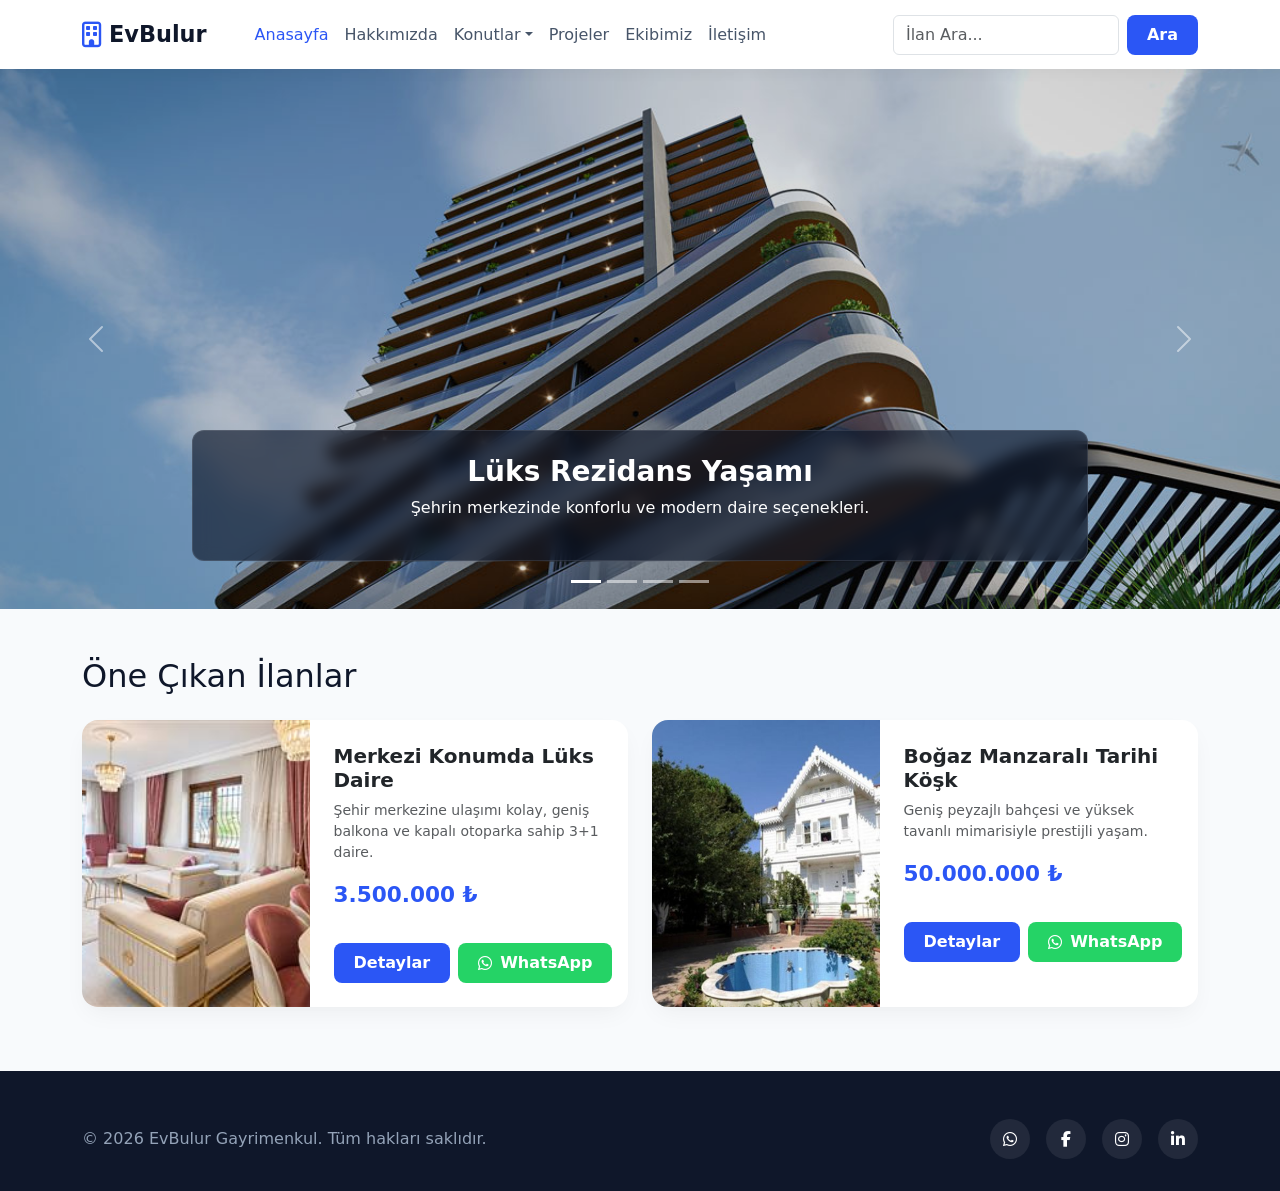
<file: index.html>
<!DOCTYPE html>
<html lang="tr">
<head>
    <meta charset="UTF-8">
    <meta name="viewport" content="width=device-width, initial-scale=1.0">
    <title>EvBulur - Hayalinizdeki Evi Bulun</title>
    <link href="https://cdn.jsdelivr.net/npm/bootstrap@5.0.2/dist/css/bootstrap.min.css" rel="stylesheet" integrity="sha384-EVSTQN3/azprG1Anm3QDgpJLIm9Nao0Yz1ztcQTwFspd3yD65VohhpuuCOmLASjC" crossorigin="anonymous">
    <link rel="stylesheet" href="https://cdnjs.cloudflare.com/ajax/libs/font-awesome/6.4.0/css/all.min.css">
    <link rel="stylesheet" href="/Css/style.css">
</head>
<body>

    <nav class="navbar navbar-expand-lg navbar-light bg-white sticky-top">
      <div class="container">
        <a class="navbar-brand" href="index.html">
          <i class="fa-regular fa-building"></i> EvBulur
        </a>
        <button class="navbar-toggler" type="button" data-bs-toggle="collapse" data-bs-target="#navbarSupportedContent" aria-controls="navbarSupportedContent" aria-expanded="false" aria-label="Toggle navigation">
          <span class="navbar-toggler-icon"></span>
        </button>
        <div class="collapse navbar-collapse" id="navbarSupportedContent">
          <ul class="navbar-nav me-auto mb-2 mb-lg-0 ms-lg-4">
            <li class="nav-item">
              <a class="nav-link active" href="index.html">Anasayfa</a>
            </li>
            <li class="nav-item">
              <a class="nav-link" href="about.html">Hakkımızda</a>
            </li>
            <li class="nav-item dropdown">
              <a class="nav-link dropdown-toggle" href="#" id="navbarDropdown" role="button" data-bs-toggle="dropdown" aria-expanded="false">Konutlar</a>
              <ul class="dropdown-menu border-0 shadow-sm" aria-labelledby="navbarDropdown">
                <li><a class="dropdown-item" href="residence.html">Rezidans</a></li>
                <li><a class="dropdown-item" href="villa.html">Villa</a></li>
                <li><hr class="dropdown-divider"></li>
                <li><a class="dropdown-item" href="apartment.html">Daire</a></li>
                <li><a class="dropdown-item" href="mansion.html">Köşk</a></li>
              </ul>
            </li>
            <li class="nav-item">
              <a class="nav-link" href="projects.html">Projeler</a>
            </li>
            <li class="nav-item">
              <a class="nav-link" href="team.html">Ekibimiz</a>
            </li>
            <li class="nav-item">
              <a class="nav-link" href="contact.html">İletişim</a>
            </li>
          </ul>
          <form class="d-flex">
            <input class="form-control me-2" type="search" placeholder="İlan Ara..." aria-label="Search">
            <button class="btn btn-primary-custom" type="submit">Ara</button>
          </form>
        </div>
      </div>
    </nav>

    <div id="heroCarousel" class="carousel slide" data-bs-ride="carousel">
      <div class="carousel-indicators">
        <button type="button" data-bs-target="#heroCarousel" data-bs-slide-to="0" class="active" aria-current="true" aria-label="Slide 1"></button>
        <button type="button" data-bs-target="#heroCarousel" data-bs-slide-to="1" aria-label="Slide 2"></button>
        <button type="button" data-bs-target="#heroCarousel" data-bs-slide-to="2" aria-label="Slide 3"></button>
        <button type="button" data-bs-target="#heroCarousel" data-bs-slide-to="3" aria-label="Slide 4"></button>
      </div>
      <div class="carousel-inner">
        <div class="carousel-item active">
          <img src="/img/rezidans-daire-nedir.jpg" class="d-block w-100" alt="Rezidans Daire">
          <div class="carousel-caption d-none d-md-block">
            <h5>Lüks Rezidans Yaşamı</h5>
            <p>Şehrin merkezinde konforlu ve modern daire seçenekleri.</p>
          </div>
        </div>
        <div class="carousel-item">
          <img src="/img/studyo-daire-ne-demektir-5.jpg" class="d-block w-100" alt="Stüdyo Daire">
          <div class="carousel-caption d-none d-md-block">
            <h5>Stüdyo Daireler</h5>
            <p>Yatırıma uygun ve minimalist yaşam alanları.</p>
          </div>
        </div>
        <div class="carousel-item">
          <img src="/img/villa-agnus-33_678.jpg" class="d-block w-100" alt="Müstakil Villa">
          <div class="carousel-caption d-none d-md-block">
            <h5>Müstakil Villalar</h5>
            <p>Doğa ile iç içe, özel havuzlu ve geniş bahçeli villalar.</p>
          </div>
        </div>
        <div class="carousel-item">
          <img src="/img/94A72916-6F3A-49EF-B03D-E53A832D74A1.jpeg" class="d-block w-100" alt="Tarihi Köşk">
          <div class="carousel-caption d-none d-md-block">
            <h5>Tarihi Köşkler</h5>
            <p>Eşsiz mimarisi ve prestijli konumu ile büyüleyici konutlar.</p>
          </div>
        </div>
      </div>
      <button class="carousel-control-prev" type="button" data-bs-target="#heroCarousel" data-bs-slide="prev">
        <span class="carousel-control-prev-icon" aria-hidden="true"></span>
        <span class="visually-hidden">Önceki</span>
      </button>
      <button class="carousel-control-next" type="button" data-bs-target="#heroCarousel" data-bs-slide="next">
        <span class="carousel-control-next-icon" aria-hidden="true"></span>
        <span class="visually-hidden">Sonraki</span>
      </button>
    </div>

    <main class="container my-5">
      <h2 class="mb-4 font-weight-bold">Öne Çıkan İlanlar</h2>
      
      <div class="row g-4">
        <div class="col-lg-6">
          <div class="card property-card h-100">
            <div class="row g-0 h-100">
              <div class="col-md-5">
                <img src="/img/Daire/daire5.jpeg" class="img-fluid rounded-start w-100" alt="Modern Daire">
              </div>
              <div class="col-md-7">
                <div class="card-body">
                  <div>
                    <h5 class="card-title fw-bold mb-2">Merkezi Konumda Lüks Daire</h5>
                    <p class="card-text text-muted small mb-3">Şehir merkezine ulaşımı kolay, geniş balkona ve kapalı otoparka sahip 3+1 daire.</p>
                    <span class="price-tag">3.500.000 ₺</span>
                  </div>
                  <div class="d-flex gap-2 mt-3">
                    <a href="#" class="btn btn-primary-custom flex-fill text-center">Detaylar</a>
                    <a href="https://wa.me/905000000000" target="_blank" class="btn btn-whatsapp flex-fill text-center">
                      <i class="fa-brands fa-whatsapp"></i> WhatsApp
                    </a>
                  </div>
                </div>
              </div>
            </div>
          </div>
        </div>

        <div class="col-lg-6">
          <div class="card property-card h-100">
            <div class="row g-0 h-100">
              <div class="col-md-5">
                <img src="/img/Köşk/kosk7.jpg" class="img-fluid rounded-start w-100" alt="Tarihi Köşk">
              </div>
              <div class="col-md-7">
                <div class="card-body">
                  <div>
                    <h5 class="card-title fw-bold mb-2">Boğaz Manzaralı Tarihi Köşk</h5>
                    <p class="card-text text-muted small mb-3">Geniş peyzajlı bahçesi ve yüksek tavanlı mimarisiyle prestijli yaşam.</p>
                    <span class="price-tag">50.000.000 ₺</span>
                  </div>
                  <div class="d-flex gap-2 mt-3">
                    <a href="#" class="btn btn-primary-custom flex-fill text-center">Detaylar</a>
                    <a href="https://wa.me/905000000000" target="_blank" class="btn btn-whatsapp flex-fill text-center">
                      <i class="fa-brands fa-whatsapp"></i> WhatsApp
                    </a>
                  </div>
                </div>
              </div>
            </div>
          </div>
        </div>
      </div>
    </main>

    <footer class="site-footer">
      <div class="container">
        <div class="row align-items-center gy-3">
          <div class="col-md-6 text-center text-md-start">
            <p class="mb-0">&copy; 2026 EvBulur Gayrimenkul. Tüm hakları saklıdır.</p>
          </div>
          <div class="col-md-6 d-flex justify-content-center justify-content-md-end">
            <div class="social-links">
              <a href="https://wa.me/905000000000" target="_blank" class="social-btn" aria-label="WhatsApp">
                <i class="fa-brands fa-whatsapp"></i>
              </a>
              <a href="#" class="social-btn" aria-label="Facebook">
                <i class="fa-brands fa-facebook-f"></i>
              </a>
              <a href="#" class="social-btn" aria-label="Instagram">
                <i class="fa-brands fa-instagram"></i>
              </a>
              <a href="#" class="social-btn" aria-label="LinkedIn">
                <i class="fa-brands fa-linkedin-in"></i>
              </a>
            </div>
          </div>
        </div>
      </div>
    </footer>

    <script src="script.js"></script>
    <script src="https://cdn.jsdelivr.net/npm/bootstrap@5.0.2/dist/js/bootstrap.bundle.min.js" integrity="sha384-MrcW6ZMFYlzcLA8Nl+NtUVF0sA7MsXsP1UyJoMp4YLEuNSfAP+JcXn/tWtIaxVXM" crossorigin="anonymous"></script>
</body>
</html>
</file>
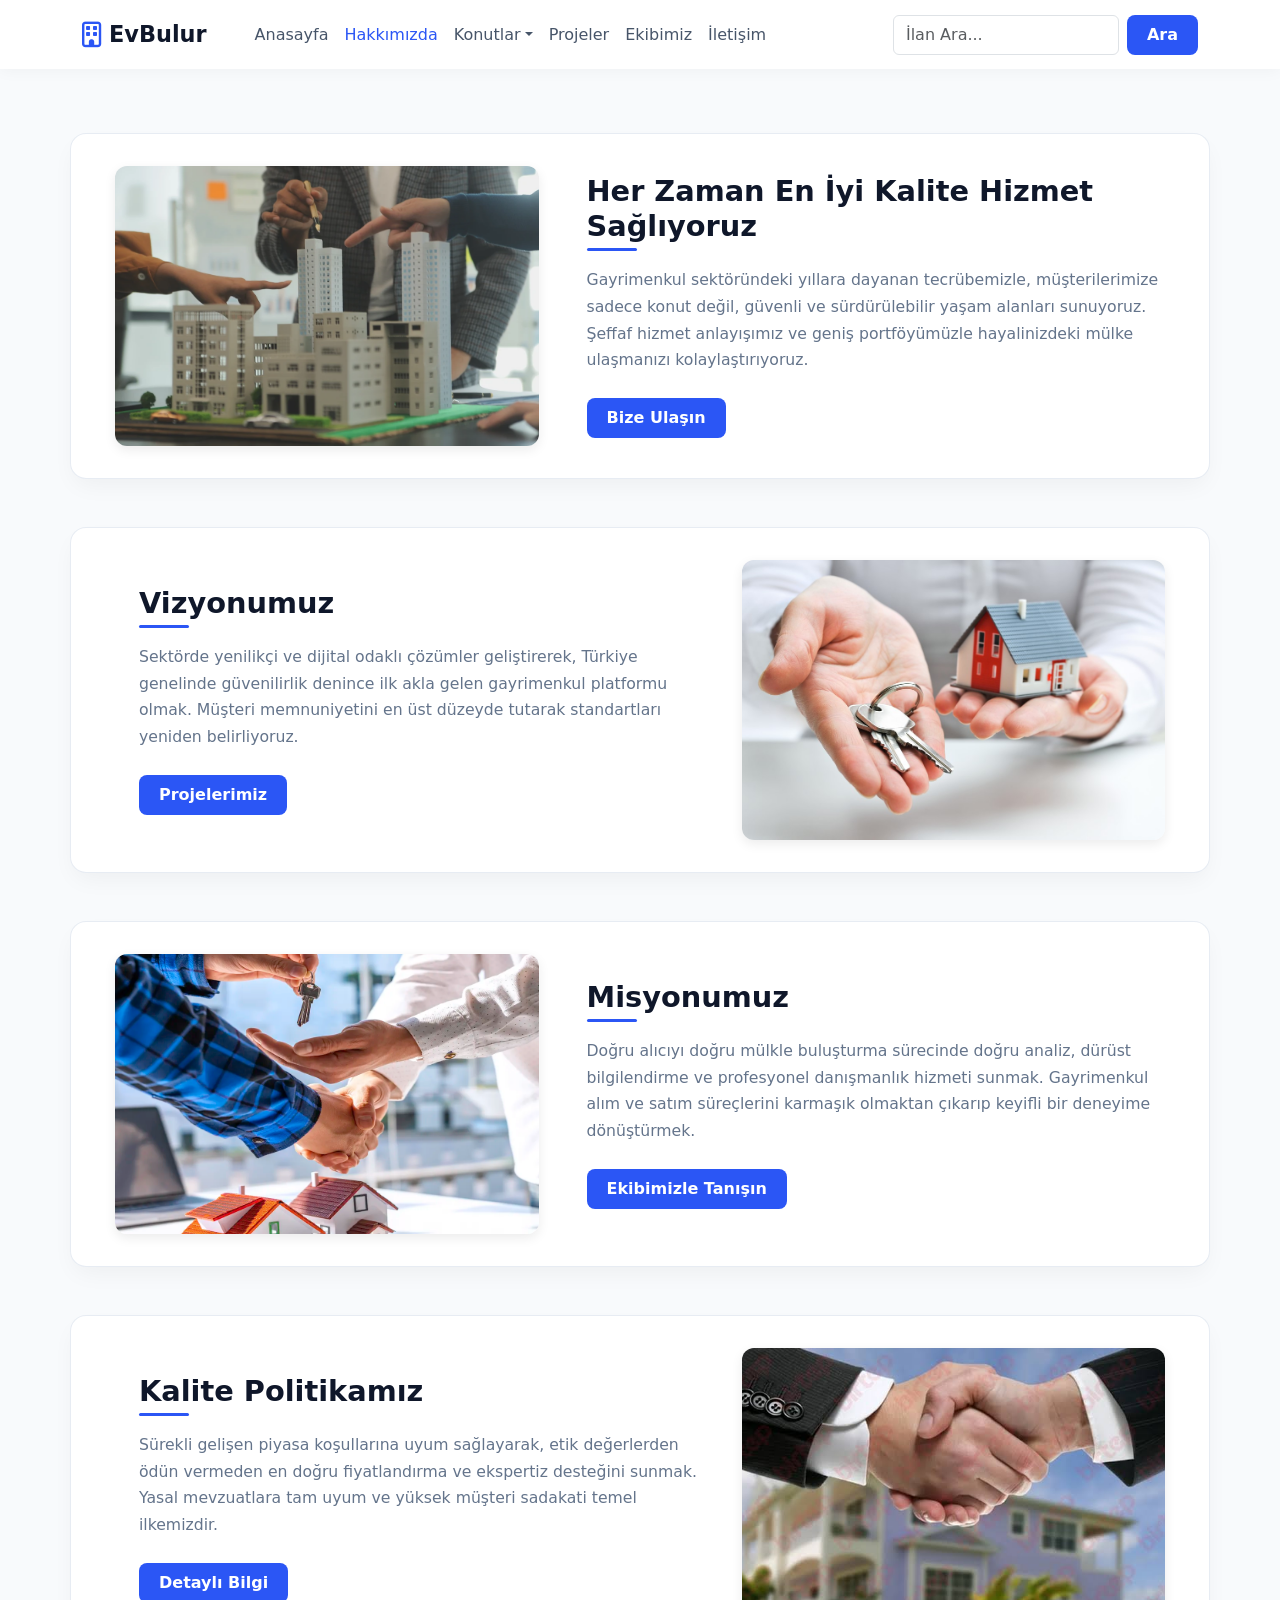
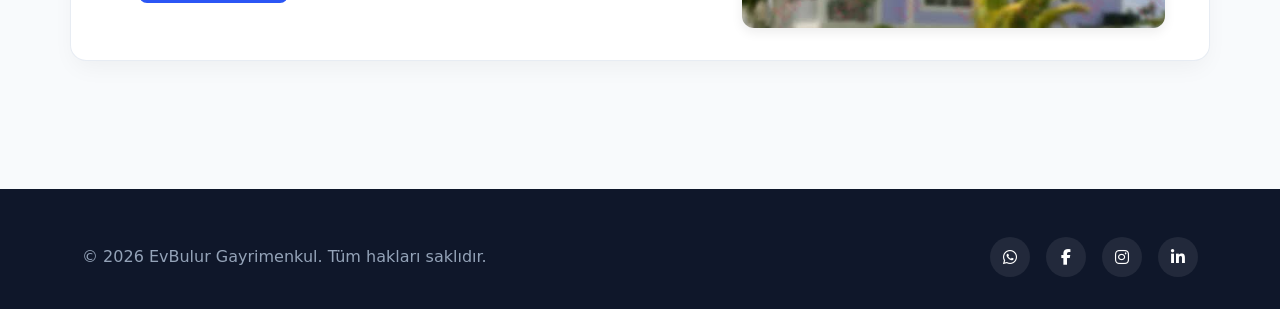
<file: about.html>
<!DOCTYPE html>
<html lang="tr">
<head>
    <meta charset="UTF-8">
    <meta name="viewport" content="width=device-width, initial-scale=1.0">
    <title>Hakkımızda - EvBulur</title>
    <link href="https://cdn.jsdelivr.net/npm/bootstrap@5.0.2/dist/css/bootstrap.min.css" rel="stylesheet" integrity="sha384-EVSTQN3/azprG1Anm3QDgpJLIm9Nao0Yz1ztcQTwFspd3yD65VohhpuuCOmLASjC" crossorigin="anonymous">
    <link rel="stylesheet" href="https://cdnjs.cloudflare.com/ajax/libs/font-awesome/6.4.0/css/all.min.css">
    <link rel="stylesheet" href="https://unpkg.com/aos@next/dist/aos.css" />
    <link rel="stylesheet" href="/Css/style.css">
</head>
<body>
    <nav class="navbar navbar-expand-lg navbar-light bg-white sticky-top">
      <div class="container">
        <a class="navbar-brand" href="index.html">
          <i class="fa-regular fa-building"></i> EvBulur
        </a>
        <button class="navbar-toggler" type="button" data-bs-toggle="collapse" data-bs-target="#navbarSupportedContent" aria-controls="navbarSupportedContent" aria-expanded="false" aria-label="Toggle navigation">
          <span class="navbar-toggler-icon"></span>
        </button>
        <div class="collapse navbar-collapse" id="navbarSupportedContent">
          <ul class="navbar-nav me-auto mb-2 mb-lg-0 ms-lg-4">
            <li class="nav-item">
              <a class="nav-link" href="index.html">Anasayfa</a>
            </li>
            <li class="nav-item">
              <a class="nav-link active" href="about.html">Hakkımızda</a>
            </li>
            <li class="nav-item dropdown">
              <a class="nav-link dropdown-toggle" href="#" id="navbarDropdown" role="button" data-bs-toggle="dropdown" aria-expanded="false">Konutlar</a>
              <ul class="dropdown-menu border-0 shadow-sm" aria-labelledby="navbarDropdown">
                <li><a class="dropdown-item" href="residence.html">Rezidans</a></li>
                <li><a class="dropdown-item" href="villa.html">Villa</a></li>
                <li><hr class="dropdown-divider"></li>
                <li><a class="dropdown-item" href="apartment.html">Daire</a></li>
                <li><a class="dropdown-item" href="mansion.html">Köşk</a></li>
              </ul>
            </li>
            <li class="nav-item">
              <a class="nav-link" href="projects.html">Projeler</a>
            </li>
            <li class="nav-item">
              <a class="nav-link" href="team.html">Ekibimiz</a>
            </li>
            <li class="nav-item">
              <a class="nav-link" href="contact.html">İletişim</a>
            </li>
          </ul>
          <form class="d-flex">
            <input class="form-control me-2" type="search" placeholder="İlan Ara..." aria-label="Search">
            <button class="btn btn-primary-custom" type="submit">Ara</button>
          </form>
        </div>
      </div>
    </nav>
    <section class="about-section">
      <div class="container">
        <div class="d-flex flex-column gap-5">

          <div class="row about-row align-items-center" data-aos="fade-up">
            <div class="col-lg-5 mb-4 mb-lg-0">
              <div class="about-img">
                <img src="./img/How-to-Choose-the-Best-Real-Estate-Development-Company-in-Turkey-for-Your-Next-Project.webp" alt="Kaliteli Hizmet" class="img-fluid" />
              </div>

            </div>
            <div class="col-lg-7">
              <div class="about-text ps-lg-4">
                <h2>Her Zaman En İyi Kalite Hizmet Sağlıyoruz</h2>
                <p>
                  Gayrimenkul sektöründeki yıllara dayanan tecrübemizle, müşterilerimize sadece konut değil, güvenli ve sürdürülebilir yaşam alanları sunuyoruz. Şeffaf hizmet anlayışımız ve geniş portföyümüzle hayalinizdeki mülke ulaşmanızı kolaylaştırıyoruz.
                </p>
                <a href="contact.html" class="btn btn-primary-custom">Bize Ulaşın</a>
              </div>
            </div>
          </div>

          <div class="row about-row align-items-center" data-aos="fade-up">
            <div class="col-lg-5 mb-4 mb-lg-0">
              <div class="about-img">
                <img src="./img/emlak1.jpg" alt="Vizyonumuz" class="img-fluid" />
              </div>
            </div>

            <div class="col-lg-7">
              <div class="about-text ps-lg-4">
                <h2>Vizyonumuz</h2>
                <p>
                  Sektörde yenilikçi ve dijital odaklı çözümler geliştirerek, Türkiye genelinde güvenilirlik denince ilk akla gelen gayrimenkul platformu olmak. Müşteri memnuniyetini en üst düzeyde tutarak standartları yeniden belirliyoruz.
                </p>
                <a href="projects.html" class="btn btn-primary-custom">Projelerimiz</a>
              </div>
            </div>
          </div>

          <div class="row about-row align-items-center" data-aos="fade-up">
            <div class="col-lg-5 mb-4 mb-lg-0">
              <div class="about-img">
                <img src="./img/emlak2.webp" alt="Misyonumuz" class="img-fluid" />
              </div>
            </div>
            <div class="col-lg-7">
              <div class="about-text ps-lg-4">
                <h2>Misyonumuz</h2>
                <p>
                  Doğru alıcıyı doğru mülkle buluşturma sürecinde doğru analiz, dürüst bilgilendirme ve profesyonel danışmanlık hizmeti sunmak. Gayrimenkul alım ve satım süreçlerini karmaşık olmaktan çıkarıp keyifli bir deneyime dönüştürmek.
                </p>
                <a href="team.html" class="btn btn-primary-custom">Ekibimizle Tanışın</a>
              </div>
            </div>
          </div>

          <div class="row about-row align-items-center" data-aos="fade-up">
            <div class="col-lg-5 mb-4 mb-lg-0">
              <div class="about-img">
                <img src="./img/emlak3.jpg" alt="Kalite Politikamız" class="img-fluid" />
              </div>
            </div>
            <div class="col-lg-7">
              <div class="about-text ps-lg-4">
                <h2>Kalite Politikamız</h2>
                <p>
                  Sürekli gelişen piyasa koşullarına uyum sağlayarak, etik değerlerden ödün vermeden en doğru fiyatlandırma ve ekspertiz desteğini sunmak. Yasal mevzuatlara tam uyum ve yüksek müşteri sadakati temel ilkemizdir.
                </p>
                <a href="contact.html" class="btn btn-primary-custom">Detaylı Bilgi</a>
              </div>
            </div>
          </div>

        </div>
      </div>
    </section>

    <footer class="site-footer">
      <div class="container">
        <div class="row align-items-center gy-3">
          <div class="col-md-6 text-center text-md-start">
            <p class="mb-0">&copy; 2026 EvBulur Gayrimenkul. Tüm hakları saklıdır.</p>
          </div>
          <div class="col-md-6 d-flex justify-content-center justify-content-md-end">
            <div class="social-links">
              <a href="https://wa.me/905000000000" target="_blank" class="social-btn" aria-label="WhatsApp">
                <i class="fa-brands fa-whatsapp"></i>
              </a>
              <a href="#" class="social-btn" aria-label="Facebook">
                <i class="fa-brands fa-facebook-f"></i>
              </a>
              <a href="#" class="social-btn" aria-label="Instagram">
                <i class="fa-brands fa-instagram"></i>
              </a>
              <a href="#" class="social-btn" aria-label="LinkedIn">
                <i class="fa-brands fa-linkedin-in"></i>
              </a>
            </div>
          </div>
        </div>
      </div>
    </footer>

    <script src="https://cdn.jsdelivr.net/npm/bootstrap@5.0.2/dist/js/bootstrap.bundle.min.js" integrity="sha384-MrcW6ZMFYlzcLA8Nl+NtUVF0sA7MsXsP1UyJoMp4YLEuNSfAP+JcXn/tWtIaxVXM" crossorigin="anonymous"></script>
    <script src="https://unpkg.com/aos@next/dist/aos.js"></script>
    <script>
      AOS.init({
        duration: 800,
        once: true
      });
    </script>
</body>
</html>
</file>
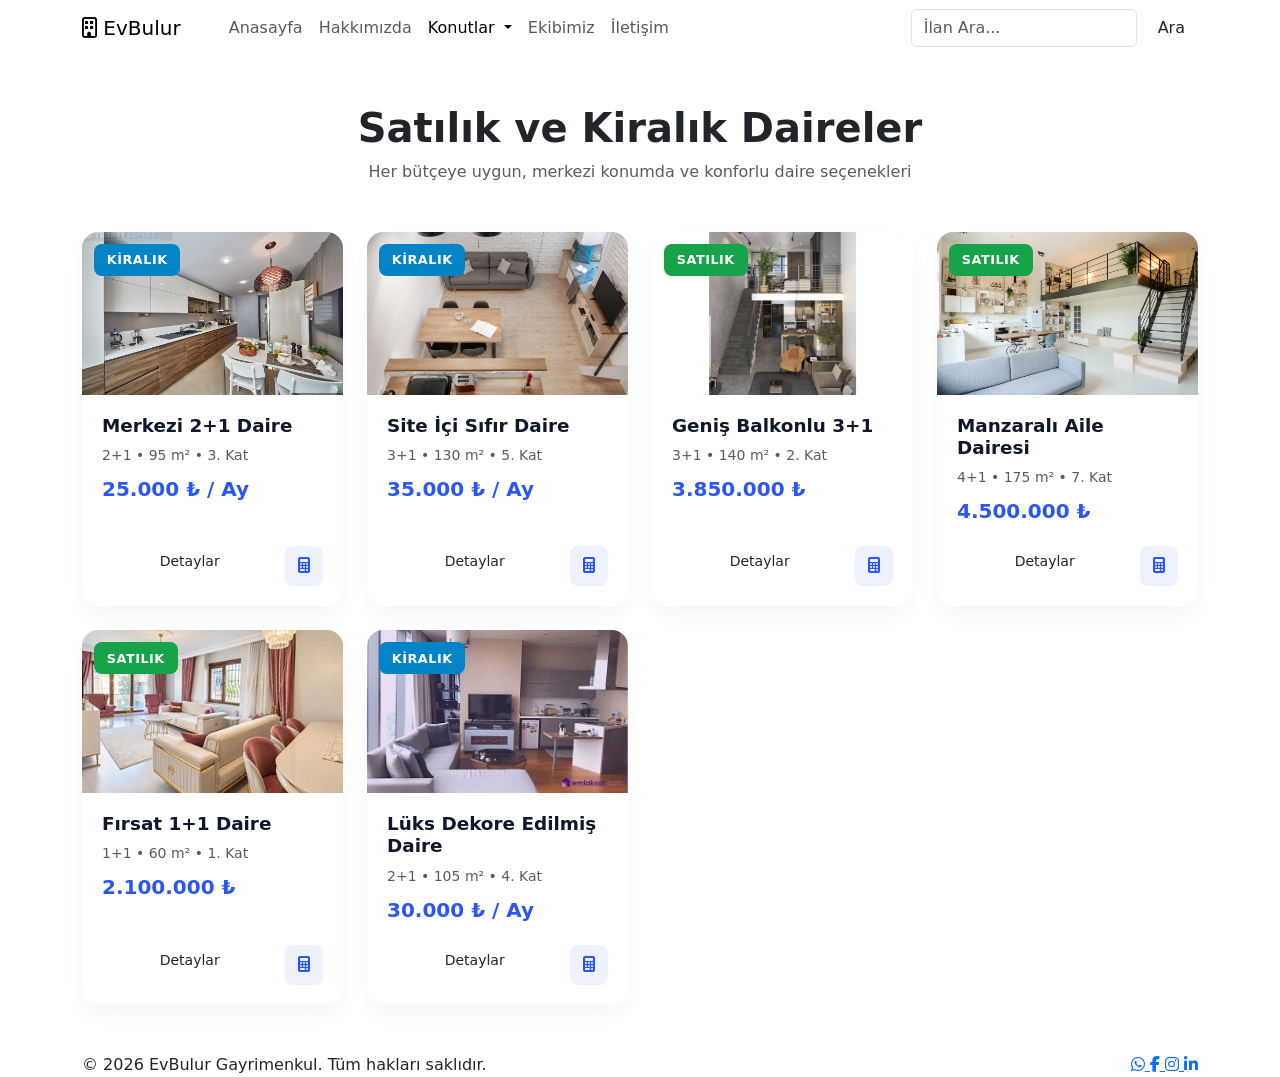
<file: apartment.html>
<!DOCTYPE html>
<html lang="tr">
<head>
    <meta charset="UTF-8">
    <meta name="viewport" content="width=device-width, initial-scale=1.0">
    <title>Daireler - EvBulur</title>
    <!-- Bootstrap 5 CSS -->
    <link href="https://cdn.jsdelivr.net/npm/bootstrap@5.0.2/dist/css/bootstrap.min.css" rel="stylesheet" integrity="sha384-EVSTQN3/azprG1Anm3QDgpJLIm9Nao0Yz1ztcQTwFspd3yD65VohhpuuCOmLASjC" crossorigin="anonymous">
    <!-- FontAwesome 6 CDN -->
    <link rel="stylesheet" href="https://cdnjs.cloudflare.com/ajax/libs/font-awesome/6.4.0/css/all.min.css">

    <link rel="stylesheet" href="Css/apartment.css">
</head>
<body>

    <nav class="navbar navbar-expand-lg navbar-light bg-white sticky-top">
      <div class="container">
        <a class="navbar-brand" href="index.html">
          <i class="fa-regular fa-building"></i> EvBulur
        </a>
        <button class="navbar-toggler" type="button" data-bs-toggle="collapse" data-bs-target="#navbarSupportedContent" aria-controls="navbarSupportedContent" aria-expanded="false" aria-label="Toggle navigation">
          <span class="navbar-toggler-icon"></span>
        </button>
        <div class="collapse navbar-collapse" id="navbarSupportedContent">
          <ul class="navbar-nav me-auto mb-2 mb-lg-0 ms-lg-4">
            <li class="nav-item">
              <a class="nav-link" href="index.html">Anasayfa</a>
            </li>
            <li class="nav-item">
              <a class="nav-link" href="about.html">Hakkımızda</a>
            </li>
            <li class="nav-item dropdown">
              <a class="nav-link dropdown-toggle active" href="#" id="navbarDropdown" role="button" data-bs-toggle="dropdown" aria-expanded="false">
                Konutlar
              </a>
              <ul class="dropdown-menu border-0 shadow-sm" aria-labelledby="navbarDropdown">
                <li><a class="dropdown-item" href="residence.html">Rezidans</a></li>
                <li><a class="dropdown-item" href="villa.html">Villa</a></li>
                <li><hr class="dropdown-divider"></li>
                <li><a class="dropdown-item active" href="apartment.html">Daire</a></li>
                <li><a class="dropdown-item" href="mansion.html">Köşk</a></li>
              </ul>
            </li>
            <li class="nav-item">
              <a class="nav-link" href="team.html">Ekibimiz</a>
            </li>
            <li class="nav-item">
              <a class="nav-link" href="contact.html">İletişim</a>
            </li>
          </ul>
          <form class="d-flex">
            <input class="form-control me-2" type="search" placeholder="İlan Ara..." aria-label="Search">
            <button class="btn btn-primary-custom" type="submit">Ara</button>
          </form>
        </div>
      </div>
    </nav>

    <main class="py-5">
      <div class="container">
        <div class="text-center mb-5">
          <h1 class="fw-bold">Satılık ve Kiralık Daireler</h1>
          <p class="text-muted">Her bütçeye uygun, merkezi konumda ve konforlu daire seçenekleri</p>
        </div>

        <div class="row g-4">
    
          <div class="col-xl-3 col-lg-4 col-md-6">
            <div class="card listing-card">
              <div class="listing-img-wrapper">
                <span class="badge-status badge-rent">Kiralık</span>
                <img src="/img/Daire/daire1.jpg" alt="Daire 1" class="gallery-thumb" data-full="/img/Daire/daire1.jpg">
              </div>
              <div class="listing-body">
                <div>
                  <h3 class="listing-title">Merkezi 2+1 Daire</h3>
                  <p class="text-muted small mb-2">2+1 • 95 m² • 3. Kat</p>
                  <span class="listing-price">25.000 ₺ / Ay</span>
                </div>
                <div class="d-flex gap-2 mt-2">
                  <a href="#" class="btn btn-primary-custom flex-fill text-center btn-sm">Detaylar</a>
                  <button class="calc-btn-sm open-calc-modal" data-price="25000" title="Kredi Hesapla"><i class="fa-solid fa-calculator"></i></button>
                </div>
              </div>
            </div>
          </div>

          <div class="col-xl-3 col-lg-4 col-md-6">
            <div class="card listing-card">
              <div class="listing-img-wrapper">
                <span class="badge-status badge-rent">Kiralık</span>
                <img src="/img/Daire/daire2.jpg" alt="Daire 2" class="gallery-thumb" data-full="/img/Daire/daire2.jpg">
              </div>
              <div class="listing-body">
                <div>
                  <h3 class="listing-title">Site İçi Sıfır Daire</h3>
                  <p class="text-muted small mb-2">3+1 • 130 m² • 5. Kat</p>
                  <span class="listing-price">35.000 ₺ / Ay</span>
                </div>
                <div class="d-flex gap-2 mt-2">
                  <a href="#" class="btn btn-primary-custom flex-fill text-center btn-sm">Detaylar</a>
                  <button class="calc-btn-sm open-calc-modal" data-price="35000" title="Kredi Hesapla"><i class="fa-solid fa-calculator"></i></button>
                </div>
              </div>
            </div>
          </div>

          <div class="col-xl-3 col-lg-4 col-md-6">
            <div class="card listing-card">
              <div class="listing-img-wrapper">
                <span class="badge-status badge-sale">Satılık</span>
                <img src="/img/Daire/daire3.jpg" alt="Daire 3" class="gallery-thumb" data-full="/img/Daire/daire3.jpg">
              </div>
              <div class="listing-body">
                <div>
                  <h3 class="listing-title">Geniş Balkonlu 3+1</h3>
                  <p class="text-muted small mb-2">3+1 • 140 m² • 2. Kat</p>
                  <span class="listing-price">3.850.000 ₺</span>
                </div>
                <div class="d-flex gap-2 mt-2">
                  <a href="#" class="btn btn-primary-custom flex-fill text-center btn-sm">Detaylar</a>
                  <button class="calc-btn-sm open-calc-modal" data-price="3850000" title="Kredi Hesapla"><i class="fa-solid fa-calculator"></i></button>
                </div>
              </div>
            </div>
          </div>

          <div class="col-xl-3 col-lg-4 col-md-6">
            <div class="card listing-card">
              <div class="listing-img-wrapper">
                <span class="badge-status badge-sale">Satılık</span>
                <img src="/img/Daire/daire3.webp" alt="Daire 4" class="gallery-thumb" data-full="/img/Daire/daire3.webp">
              </div>
              <div class="listing-body">
                <div>
                  <h3 class="listing-title">Manzaralı Aile Dairesi</h3>
                  <p class="text-muted small mb-2">4+1 • 175 m² • 7. Kat</p>
                  <span class="listing-price">4.500.000 ₺</span>
                </div>
                <div class="d-flex gap-2 mt-2">
                  <a href="#" class="btn btn-primary-custom flex-fill text-center btn-sm">Detaylar</a>
                  <button class="calc-btn-sm open-calc-modal" data-price="4500000" title="Kredi Hesapla"><i class="fa-solid fa-calculator"></i></button>
                </div>
              </div>
            </div>
          </div>

          <div class="col-xl-3 col-lg-4 col-md-6">
            <div class="card listing-card">
              <div class="listing-img-wrapper">
                <span class="badge-status badge-sale">Satılık</span>
                <img src="/img/Daire/daire5.jpeg" alt="Daire 5" class="gallery-thumb" data-full="/img/Daire/daire5.jpeg">
              </div>
              <div class="listing-body">
                <div>
                  <h3 class="listing-title">Fırsat 1+1 Daire</h3>
                  <p class="text-muted small mb-2">1+1 • 60 m² • 1. Kat</p>
                  <span class="listing-price">2.100.000 ₺</span>
                </div>
                <div class="d-flex gap-2 mt-2">
                  <a href="#" class="btn btn-primary-custom flex-fill text-center btn-sm">Detaylar</a>
                  <button class="calc-btn-sm open-calc-modal" data-price="2100000" title="Kredi Hesapla"><i class="fa-solid fa-calculator"></i></button>
                </div>
              </div>
            </div>
          </div>

          <div class="col-xl-3 col-lg-4 col-md-6">
            <div class="card listing-card">
              <div class="listing-img-wrapper">
                <span class="badge-status badge-rent">Kiralık</span>
                <img src="/img/Daire/daire6.jpg" alt="Daire 6" class="gallery-thumb" data-full="/img/Daire/daire6.jpg">
              </div>
              <div class="listing-body">
                <div>
                  <h3 class="listing-title">Lüks Dekore Edilmiş Daire</h3>
                  <p class="text-muted small mb-2">2+1 • 105 m² • 4. Kat</p>
                  <span class="listing-price">30.000 ₺ / Ay</span>
                </div>
                <div class="d-flex gap-2 mt-2">
                  <a href="#" class="btn btn-primary-custom flex-fill text-center btn-sm">Detaylar</a>
                  <button class="calc-btn-sm open-calc-modal" data-price="30000" title="Kredi Hesapla"><i class="fa-solid fa-calculator"></i></button>
                </div>
              </div>
            </div>
          </div>

        </div>
      </div>
    </main>

    <footer class="site-footer">
      <div class="container">
        <div class="row align-items-center gy-3">
          <div class="col-md-6 text-center text-md-start">
            <p class="mb-0">&copy; 2026 EvBulur Gayrimenkul. Tüm hakları saklıdır.</p>
          </div>
          <div class="col-md-6 d-flex justify-content-center justify-content-md-end">
            <div class="social-links">
              <a href="https://wa.me/905000000000" target="_blank" class="social-btn" aria-label="WhatsApp">
                <i class="fa-brands fa-whatsapp"></i>
              </a>
              <a href="#" class="social-btn" aria-label="Facebook">
                <i class="fa-brands fa-facebook-f"></i>
              </a>
              <a href="#" class="social-btn" aria-label="Instagram">
                <i class="fa-brands fa-instagram"></i>
              </a>
              <a href="#" class="social-btn" aria-label="LinkedIn">
                <i class="fa-brands fa-linkedin-in"></i>
              </a>
            </div>
          </div>
        </div>
      </div>
    </footer>

    <script src="https://cdn.jsdelivr.net/npm/bootstrap@5.0.2/dist/js/bootstrap.bundle.min.js" integrity="sha384-MrcW6ZMFYlzcLA8Nl+NtUVF0sA7MsXsP1UyJoMp4YLEuNSfAP+JcXn/tWtIaxVXM" crossorigin="anonymous"></script>
    <script src="script.js"></script>
</body>
</html>
</file>
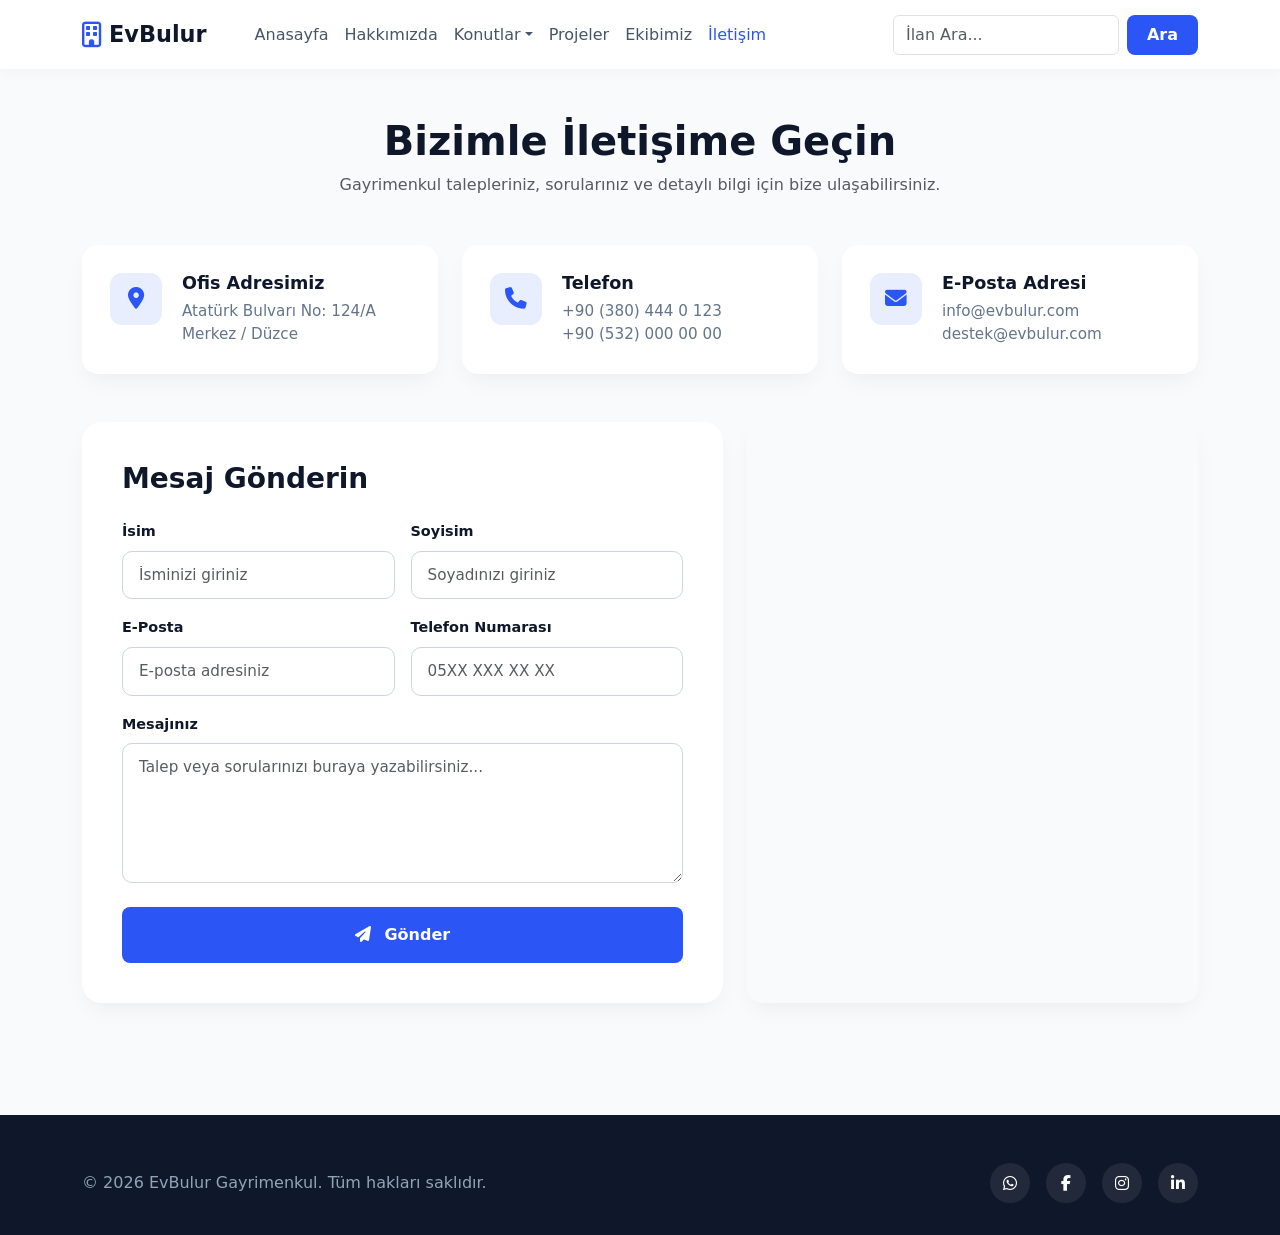
<file: contact.html>
<!DOCTYPE html>
<html lang="tr">
<head>
    <meta charset="UTF-8">
    <meta name="viewport" content="width=device-width, initial-scale=1.0">
    <title>İletişim - EvBulur</title>
    <link href="https://cdn.jsdelivr.net/npm/bootstrap@5.0.2/dist/css/bootstrap.min.css" rel="stylesheet" integrity="sha384-EVSTQN3/azprG1Anm3QDgpJLIm9Nao0Yz1ztcQTwFspd3yD65VohhpuuCOmLASjC" crossorigin="anonymous">
    <link rel="stylesheet" href="https://cdnjs.cloudflare.com/ajax/libs/font-awesome/6.4.0/css/all.min.css">
    <link rel="stylesheet" href="/Css/style.css">
</head>
<body>

    <nav class="navbar navbar-expand-lg navbar-light bg-white sticky-top">
      <div class="container">
        <a class="navbar-brand" href="index.html">
          <i class="fa-regular fa-building"></i> EvBulur
        </a>
        <button class="navbar-toggler" type="button" data-bs-toggle="collapse" data-bs-target="#navbarSupportedContent" aria-controls="navbarSupportedContent" aria-expanded="false" aria-label="Toggle navigation">
          <span class="navbar-toggler-icon"></span>
        </button>
        <div class="collapse navbar-collapse" id="navbarSupportedContent">
          <ul class="navbar-nav me-auto mb-2 mb-lg-0 ms-lg-4">
            <li class="nav-item">
              <a class="nav-link" href="index.html">Anasayfa</a>
            </li>
            <li class="nav-item">
              <a class="nav-link" href="about.html">Hakkımızda</a>
            </li>
            <li class="nav-item dropdown">
              <a class="nav-link dropdown-toggle" href="#" id="navbarDropdown" role="button" data-bs-toggle="dropdown" aria-expanded="false">Konutlar</a>
              <ul class="dropdown-menu border-0 shadow-sm" aria-labelledby="navbarDropdown">
                <li><a class="dropdown-item" href="residence.html">Rezidans</a></li>
                <li><a class="dropdown-item" href="villa.html">Villa</a></li>
                <li><hr class="dropdown-divider"></li>
                <li><a class="dropdown-item" href="apartment.html">Daire</a></li>
                <li><a class="dropdown-item" href="mansion.html">Köşk</a></li>
              </ul>
            </li>
            <li class="nav-item">
              <a class="nav-link" href="projects.html">Projeler</a>
            </li>
            <li class="nav-item">
              <a class="nav-link" href="team.html">Ekibimiz</a>
            </li>
            <li class="nav-item">
              <a class="nav-link active" href="contact.html">İletişim</a>
            </li>
          </ul>
          <form class="d-flex">
            <input class="form-control me-2" type="search" placeholder="İlan Ara..." aria-label="Search">
            <button class="btn btn-primary-custom" type="submit">Ara</button>
          </form>
        </div>
      </div>
    </nav>

    <main class="py-5">
      <div class="container">
        <div class="text-center mb-5">
          <h1 class="fw-bold">Bizimle İletişime Geçin</h1>
          <p class="text-muted">Gayrimenkul talepleriniz, sorularınız ve detaylı bilgi için bize ulaşabilirsiniz.</p>
        </div>

        <div class="row g-4 mb-5">
          <div class="col-md-4">
            <div class="contact-info-card">
              <div class="contact-icon-box">
                <i class="fa-solid fa-location-dot"></i>
              </div>
              <div class="contact-info-content">
                <h5>Ofis Adresimiz</h5>
                <p>Atatürk Bulvarı No: 124/A<br>Merkez / Düzce</p>
              </div>
            </div>
          </div>
          <div class="col-md-4">
            <div class="contact-info-card">
              <div class="contact-icon-box">
                <i class="fa-solid fa-phone"></i>
              </div>
              <div class="contact-info-content">
                <h5>Telefon</h5>
                <p>+90 (380) 444 0 123<br>+90 (532) 000 00 00</p>
              </div>
            </div>
          </div>
          <div class="col-md-4">
            <div class="contact-info-card">
              <div class="contact-icon-box">
                <i class="fa-solid fa-envelope"></i>
              </div>
              <div class="contact-info-content">
                <h5>E-Posta Adresi</h5>
                <p>info@evbulur.com<br>destek@evbulur.com</p>
              </div>
            </div>
          </div>
        </div>

        <div class="row g-4">
          <div class="col-lg-7">
            <div class="contact-form-wrapper">
              <h3 class="fw-bold mb-4">Mesaj Gönderin</h3>
              <form action="#" method="POST">
                <div class="row g-3">
                  <div class="col-md-6">
                    <label for="firstName" class="form-label">İsim</label>
                    <input type="text" class="form-control" id="firstName" placeholder="İsminizi giriniz" required>
                  </div>
                  <div class="col-md-6">
                    <label for="lastName" class="form-label">Soyisim</label>
                    <input type="text" class="form-control" id="lastName" placeholder="Soyadınızı giriniz" required>
                  </div>
                  <div class="col-md-6">
                    <label for="email" class="form-label">E-Posta</label>
                    <input type="email" class="form-control" id="email" placeholder="E-posta adresiniz" required>
                  </div>
                  <div class="col-md-6">
                    <label for="phone" class="form-label">Telefon Numarası</label>
                    <input type="tel" class="form-control" id="phone" placeholder="05XX XXX XX XX" required>
                  </div>
                  <div class="col-12">
                    <label for="message" class="form-label">Mesajınız</label>
                    <textarea class="form-control" id="message" rows="5" placeholder="Talep veya sorularınızı buraya yazabilirsiniz..." required></textarea>
                  </div>
                  <div class="col-12 mt-4">
                    <button type="submit" class="btn btn-primary-custom w-100 py-3 fs-6">
                      <i class="fa-solid fa-paper-plane me-2"></i> Gönder
                    </button>
                  </div>
                </div>
              </form>
            </div>
          </div>

          <div class="col-lg-5">
            <div class="map-container">
              <iframe 
                src="https://www.google.com/maps/embed?pb=!1m18!1m12!1m3!1d195884.30043024124!2d32.62268087968504!3d39.903555698305016!2m3!1f0!2f0!3f0!3m2!1i1024!2i768!4f13.1!3m3!1m2!1s0x14d347d520732db1%3A0xbdc57b0c0842b8d!2sAnkara!5e0!3m2!1str!2str!4v1680000000000!5m2!1str!2str" 
                allowfullscreen="" 
                loading="lazy" 
                referrerpolicy="no-referrer-when-downgrade">
              </iframe>
            </div>
          </div>
        </div>

      </div>
    </main>

    <footer class="site-footer">
      <div class="container">
        <div class="row align-items-center gy-3">
          <div class="col-md-6 text-center text-md-start">
            <p class="mb-0">&copy; 2026 EvBulur Gayrimenkul. Tüm hakları saklıdır.</p>
          </div>
          <div class="col-md-6 d-flex justify-content-center justify-content-md-end">
            <div class="social-links">
              <a href="https://wa.me/905000000000" target="_blank" class="social-btn" aria-label="WhatsApp">
                <i class="fa-brands fa-whatsapp"></i>
              </a>
              <a href="#" class="social-btn" aria-label="Facebook">
                <i class="fa-brands fa-facebook-f"></i>
              </a>
              <a href="#" class="social-btn" aria-label="Instagram">
                <i class="fa-brands fa-instagram"></i>
              </a>
              <a href="#" class="social-btn" aria-label="LinkedIn">
                <i class="fa-brands fa-linkedin-in"></i>
              </a>
            </div>
          </div>
        </div>
      </div>
    </footer>

    <script src="https://cdn.jsdelivr.net/npm/bootstrap@5.0.2/dist/js/bootstrap.bundle.min.js" integrity="sha384-MrcW6ZMFYlzcLA8Nl+NtUVF0sA7MsXsP1UyJoMp4YLEuNSfAP+JcXn/tWtIaxVXM" crossorigin="anonymous"></script>
</body>
</html>
</file>
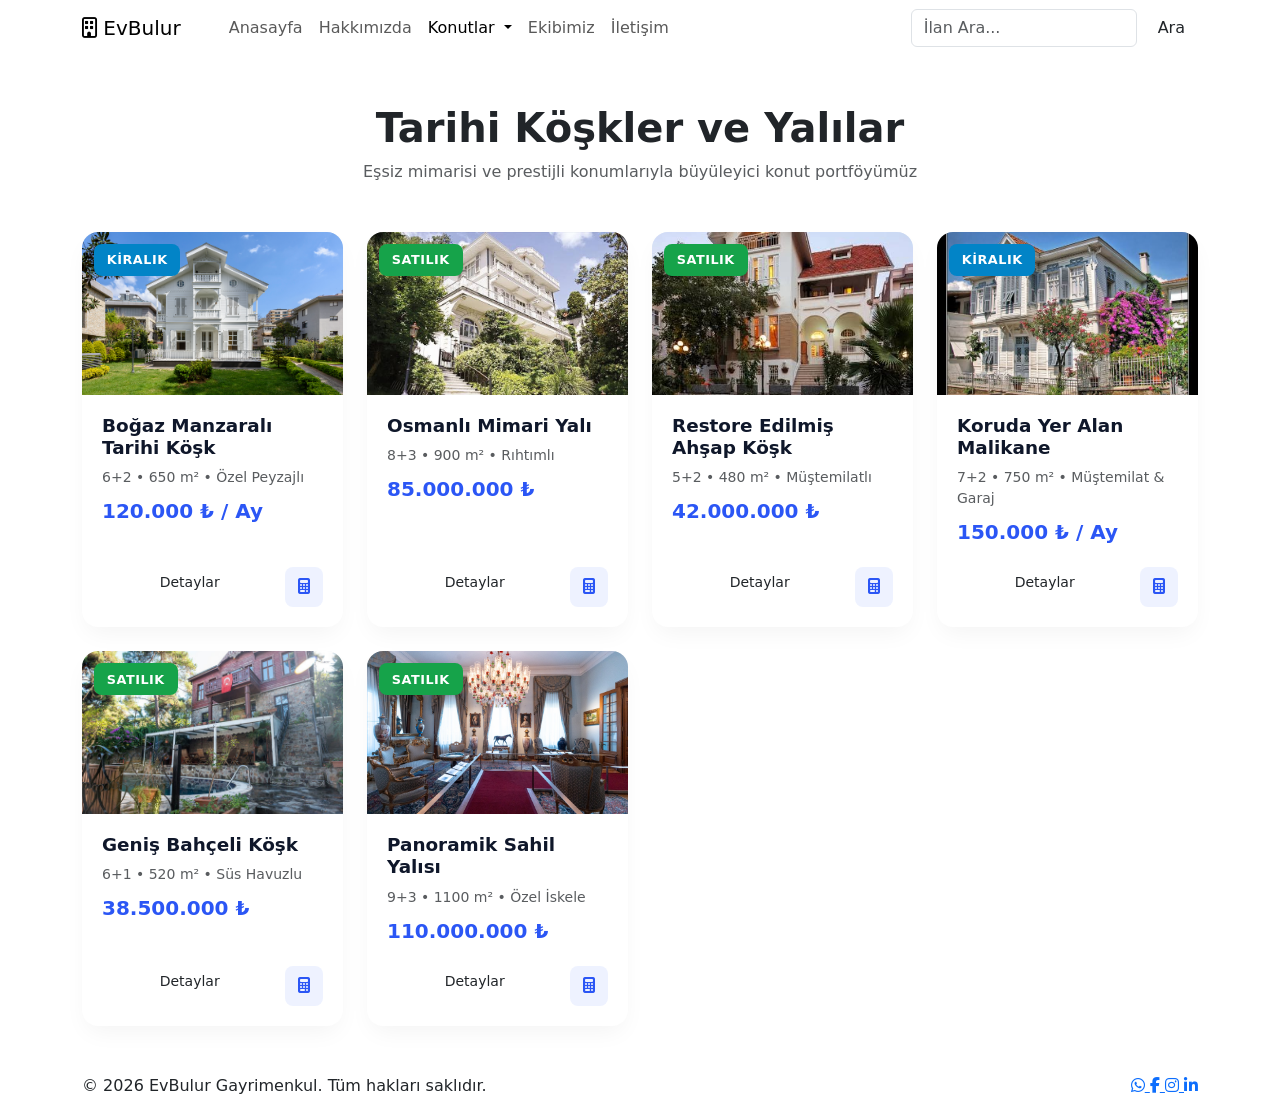
<file: mansion.html>
<!DOCTYPE html>
<html lang="tr">
<head>
    <meta charset="UTF-8">
    <meta name="viewport" content="width=device-width, initial-scale=1.0">
    <title>Tarihi Köşkler & Yalılar - EvBulur</title>
    <link href="https://cdn.jsdelivr.net/npm/bootstrap@5.0.2/dist/css/bootstrap.min.css" rel="stylesheet" integrity="sha384-EVSTQN3/azprG1Anm3QDgpJLIm9Nao0Yz1ztcQTwFspd3yD65VohhpuuCOmLASjC" crossorigin="anonymous">
    <link rel="stylesheet" href="https://cdnjs.cloudflare.com/ajax/libs/font-awesome/6.4.0/css/all.min.css">
    <link rel="stylesheet" href="./Css/mansion.css">
</head>
<body>

    <nav class="navbar navbar-expand-lg navbar-light bg-white sticky-top">
      <div class="container">
        <a class="navbar-brand" href="index.html"><i class="fa-regular fa-building"></i> EvBulur</a>
        <button class="navbar-toggler" type="button" data-bs-toggle="collapse" data-bs-target="#navbarSupportedContent" aria-controls="navbarSupportedContent" aria-expanded="false" aria-label="Toggle navigation">
          <span class="navbar-toggler-icon"></span>
        </button>
        <div class="collapse navbar-collapse" id="navbarSupportedContent">
          <ul class="navbar-nav me-auto mb-2 mb-lg-0 ms-lg-4">
            <li class="nav-item">
              <a class="nav-link" href="index.html">Anasayfa</a>
            </li>
            <li class="nav-item">
              <a class="nav-link" href="about.html">Hakkımızda</a>
            </li>
            <li class="nav-item dropdown">
              <a class="nav-link dropdown-toggle active" href="#" id="navbarDropdown" role="button" data-bs-toggle="dropdown" aria-expanded="false">
                Konutlar
              </a>
              <ul class="dropdown-menu border-0 shadow-sm" aria-labelledby="navbarDropdown">
                <li><a class="dropdown-item" href="residence.html">Rezidans</a></li>
                <li><a class="dropdown-item" href="villa.html">Villa</a></li>
                <li><hr class="dropdown-divider"></li>
                <li><a class="dropdown-item" href="apartment.html">Daire</a></li>
                <li><a class="dropdown-item active" href="mansion.html">Köşk</a></li>
              </ul>
            </li>
            <li class="nav-item">
              <a class="nav-link" href="team.html">Ekibimiz</a>
            </li>
            <li class="nav-item">
              <a class="nav-link" href="contact.html">İletişim</a>
            </li>
          </ul>
          <form class="d-flex">
            <input class="form-control me-2" type="search" placeholder="İlan Ara..." aria-label="Search">
            <button class="btn btn-primary-custom" type="submit">Ara</button>
          </form>
        </div>
      </div>
    </nav>

    <main class="py-5">
      <div class="container">
        <div class="text-center mb-5">
          <h1 class="fw-bold">Tarihi Köşkler ve Yalılar</h1>
          <p class="text-muted">Eşsiz mimarisi ve prestijli konumlarıyla büyüleyici konut portföyümüz</p>
        </div>

        <div class="row g-4">
          
          <div class="col-xl-3 col-lg-4 col-md-6">
            <div class="card listing-card">
              <div class="listing-img-wrapper">
                <span class="badge-status badge-rent">Kiralık</span>
                <img src="/img/Köşk/köşk1.jpg" alt="Köşk 1" class="gallery-thumb" data-full="/img/Köşk/köşk1.jpg">
              </div>
              <div class="listing-body">
                <div>
                  <h3 class="listing-title">Boğaz Manzaralı Tarihi Köşk</h3>
                  <p class="text-muted small mb-2">6+2 • 650 m² • Özel Peyzajlı</p>
                  <span class="listing-price">120.000 ₺ / Ay</span>
                </div>
                <div class="d-flex gap-2 mt-2">
                  <a href="#" class="btn btn-primary-custom flex-fill text-center btn-sm">Detaylar</a>
                  <button class="calc-btn-sm open-calc-modal" data-price="120000" title="Kredi Hesapla"><i class="fa-solid fa-calculator"></i></button>
                </div>
              </div>
            </div>
          </div>

          <div class="col-xl-3 col-lg-4 col-md-6">
            <div class="card listing-card">
              <div class="listing-img-wrapper">
                <span class="badge-status badge-sale">Satılık</span>
                <img src="/img/Köşk/kosk2.jpg" alt="Köşk 2" class="gallery-thumb" data-full="/img/Köşk/kosk2.jpg">
              </div>
              <div class="listing-body">
                <div>
                  <h3 class="listing-title">Osmanlı Mimari Yalı</h3>
                  <p class="text-muted small mb-2">8+3 • 900 m² • Rıhtımlı</p>
                  <span class="listing-price">85.000.000 ₺</span>
                </div>
                <div class="d-flex gap-2 mt-2">
                  <a href="#" class="btn btn-primary-custom flex-fill text-center btn-sm">Detaylar</a>
                  <button class="calc-btn-sm open-calc-modal" data-price="85000000" title="Kredi Hesapla"><i class="fa-solid fa-calculator"></i></button>
                </div>
              </div>
            </div>
          </div>

          <div class="col-xl-3 col-lg-4 col-md-6">
            <div class="card listing-card">
              <div class="listing-img-wrapper">
                <span class="badge-status badge-sale">Satılık</span>
                <img src="/img/Köşk/kosk3.jpg" alt="Köşk 3" class="gallery-thumb" data-full="/img/Köşk/kosk3.jpg">
              </div>
              <div class="listing-body">
                <div>
                  <h3 class="listing-title">Restore Edilmiş Ahşap Köşk</h3>
                  <p class="text-muted small mb-2">5+2 • 480 m² • Müştemilatlı</p>
                  <span class="listing-price">42.000.000 ₺</span>
                </div>
                <div class="d-flex gap-2 mt-2">
                  <a href="#" class="btn btn-primary-custom flex-fill text-center btn-sm">Detaylar</a>
                  <button class="calc-btn-sm open-calc-modal" data-price="42000000" title="Kredi Hesapla"><i class="fa-solid fa-calculator"></i></button>
                </div>
              </div>
            </div>
          </div>

          <div class="col-xl-3 col-lg-4 col-md-6">
            <div class="card listing-card">
              <div class="listing-img-wrapper">
                <span class="badge-status badge-rent">Kiralık</span>
                <img src="/img/Köşk/kosk4.jpg" alt="Köşk 4" class="gallery-thumb" data-full="/img/Köşk/kosk4.jpg">
              </div>
              <div class="listing-body">
                <div>
                  <h3 class="listing-title">Koruda Yer Alan Malikane</h3>
                  <p class="text-muted small mb-2">7+2 • 750 m² • Müştemilat & Garaj</p>
                  <span class="listing-price">150.000 ₺ / Ay</span>
                </div>
                <div class="d-flex gap-2 mt-2">
                  <a href="#" class="btn btn-primary-custom flex-fill text-center btn-sm">Detaylar</a>
                  <button class="calc-btn-sm open-calc-modal" data-price="150000" title="Kredi Hesapla"><i class="fa-solid fa-calculator"></i></button>
                </div>
              </div>
            </div>
          </div>

          <div class="col-xl-3 col-lg-4 col-md-6">
            <div class="card listing-card">
              <div class="listing-img-wrapper">
                <span class="badge-status badge-sale">Satılık</span>
                <img src="/img/Köşk/kosk5.jpg" alt="Köşk 5" class="gallery-thumb" data-full="/img/Köşk/kosk5.jpg">
              </div>
              <div class="listing-body">
                <div>
                  <h3 class="listing-title">Geniş Bahçeli Köşk</h3>
                  <p class="text-muted small mb-2">6+1 • 520 m² • Süs Havuzlu</p>
                  <span class="listing-price">38.500.000 ₺</span>
                </div>
                <div class="d-flex gap-2 mt-2">
                  <a href="#" class="btn btn-primary-custom flex-fill text-center btn-sm">Detaylar</a>
                  <button class="calc-btn-sm open-calc-modal" data-price="38500000" title="Kredi Hesapla"><i class="fa-solid fa-calculator"></i></button>
                </div>
              </div>
            </div>
          </div>

          <div class="col-xl-3 col-lg-4 col-md-6">
            <div class="card listing-card">
              <div class="listing-img-wrapper">
                <span class="badge-status badge-sale">Satılık</span>
                <img src="/img/Köşk/kosk6.jpeg" alt="Köşk 6" class="gallery-thumb" data-full="/img/Köşk/kosk6.jpeg">
              </div>
              <div class="listing-body">
                <div>
                  <h3 class="listing-title">Panoramik Sahil Yalısı</h3>
                  <p class="text-muted small mb-2">9+3 • 1100 m² • Özel İskele</p>
                  <span class="listing-price">110.000.000 ₺</span>
                </div>
                <div class="d-flex gap-2 mt-2">
                  <a href="#" class="btn btn-primary-custom flex-fill text-center btn-sm">Detaylar</a>
                  <button class="calc-btn-sm open-calc-modal" data-price="110000000" title="Kredi Hesapla"><i class="fa-solid fa-calculator"></i></button>
                </div>
              </div>
            </div>
          </div>

        </div>
      </div>
    </main>

    <footer class="site-footer">
      <div class="container">
        <div class="row align-items-center gy-3">
          <div class="col-md-6 text-center text-md-start">
            <p class="mb-0">&copy; 2026 EvBulur Gayrimenkul. Tüm hakları saklıdır.</p>
          </div>
          <div class="col-md-6 d-flex justify-content-center justify-content-md-end">
            <div class="social-links">
              <a href="https://wa.me/905000000000" target="_blank" class="social-btn" aria-label="WhatsApp">
                <i class="fa-brands fa-whatsapp"></i>
              </a>
              <a href="#" class="social-btn" aria-label="Facebook">
                <i class="fa-brands fa-facebook-f"></i>
              </a>
              <a href="#" class="social-btn" aria-label="Instagram">
                <i class="fa-brands fa-instagram"></i>
              </a>
              <a href="#" class="social-btn" aria-label="LinkedIn">
                <i class="fa-brands fa-linkedin-in"></i>
              </a>
            </div>
          </div>
        </div>
      </div>
    </footer>

    <script src="https://cdn.jsdelivr.net/npm/bootstrap@5.0.2/dist/js/bootstrap.bundle.min.js" integrity="sha384-MrcW6ZMFYlzcLA8Nl+NtUVF0sA7MsXsP1UyJoMp4YLEuNSfAP+JcXn/tWtIaxVXM" crossorigin="anonymous"></script>
    <script src="script.js"></script>
</body>
</html>
</file>
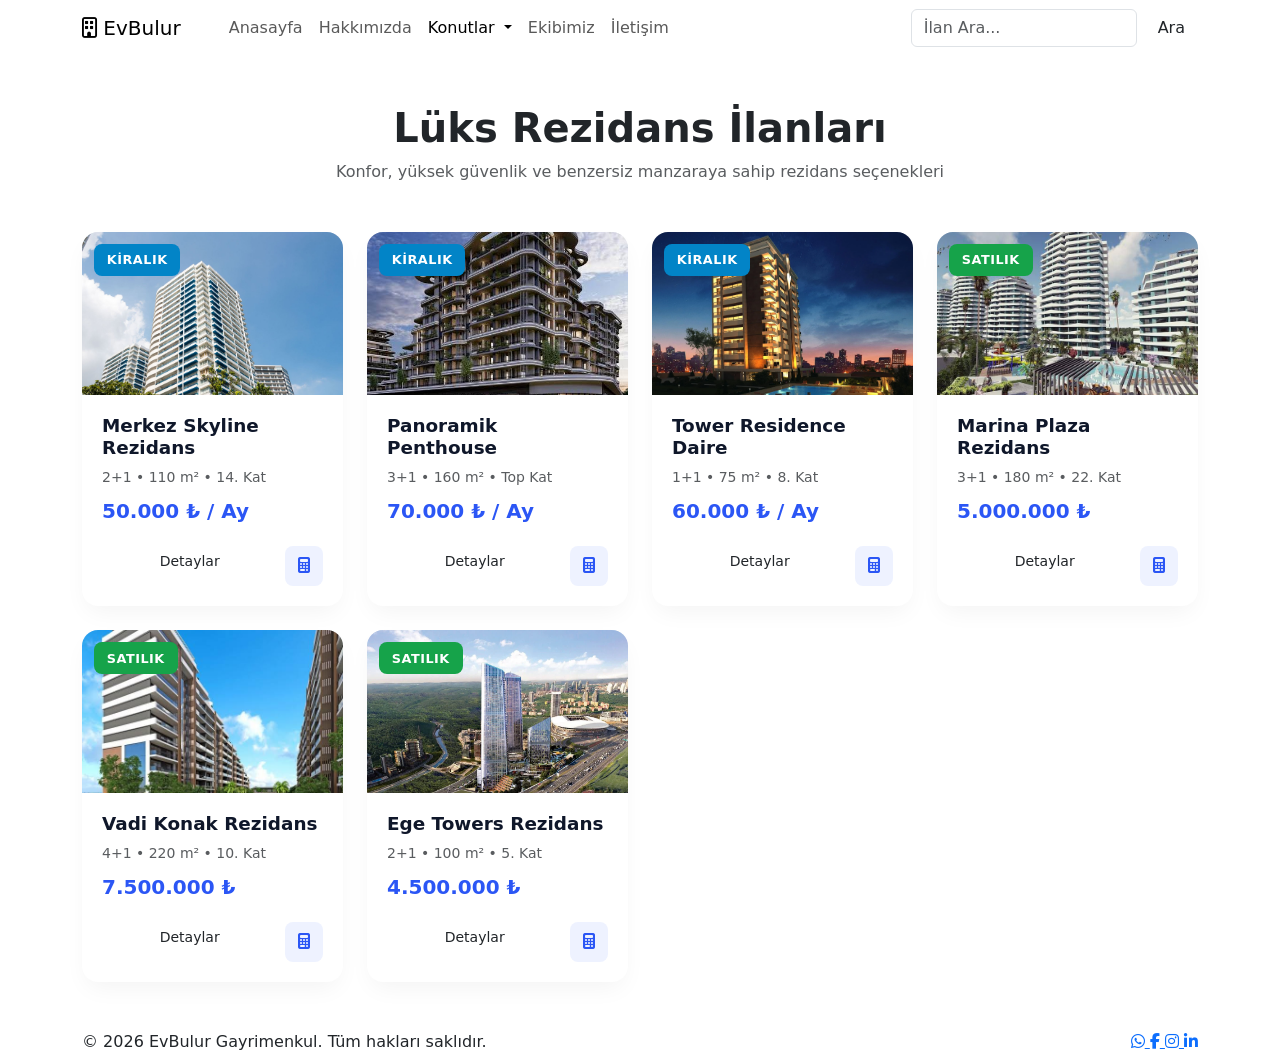
<file: residence.html>
<!DOCTYPE html>
<html lang="tr">
<head>
    <meta charset="UTF-8">
    <meta name="viewport" content="width=device-width, initial-scale=1.0">
    <title>Lüks Rezidanslar - EvBulur</title>
    <link href="https://cdn.jsdelivr.net/npm/bootstrap@5.0.2/dist/css/bootstrap.min.css" rel="stylesheet" integrity="sha384-EVSTQN3/azprG1Anm3QDgpJLIm9Nao0Yz1ztcQTwFspd3yD65VohhpuuCOmLASjC" crossorigin="anonymous">
    <link rel="stylesheet" href="https://cdnjs.cloudflare.com/ajax/libs/font-awesome/6.4.0/css/all.min.css">
    <link rel="stylesheet" href="Css/residence.css">
</head>
<body>

    <nav class="navbar navbar-expand-lg navbar-light bg-white sticky-top">
      <div class="container">
        <a class="navbar-brand" href="index.html">
          <i class="fa-regular fa-building"></i> EvBulur
        </a>
        <button class="navbar-toggler" type="button" data-bs-toggle="collapse" data-bs-target="#navbarSupportedContent" aria-controls="navbarSupportedContent" aria-expanded="false" aria-label="Toggle navigation">
          <span class="navbar-toggler-icon"></span>
        </button>
        <div class="collapse navbar-collapse" id="navbarSupportedContent">
          <ul class="navbar-nav me-auto mb-2 mb-lg-0 ms-lg-4">
            <li class="nav-item">
              <a class="nav-link" href="index.html">Anasayfa</a>
            </li>
            <li class="nav-item">
              <a class="nav-link" href="about.html">Hakkımızda</a>
            </li>
            <li class="nav-item dropdown">
              <a class="nav-link dropdown-toggle active" href="#" id="navbarDropdown" role="button" data-bs-toggle="dropdown" aria-expanded="false">
                Konutlar
              </a>
              <ul class="dropdown-menu border-0 shadow-sm" aria-labelledby="navbarDropdown">
                <li><a class="dropdown-item active" href="residence.html">Rezidans</a></li>
                <li><a class="dropdown-item" href="villa.html">Villa</a></li>
                <li><hr class="dropdown-divider"></li>
                <li><a class="dropdown-item" href="apartment.html">Daire</a></li>
                <li><a class="dropdown-item" href="mansion.html">Köşk</a></li>
              </ul>
            </li>
            <li class="nav-item">
              <a class="nav-link" href="team.html">Ekibimiz</a>
            </li>
            <li class="nav-item">
              <a class="nav-link" href="contact.html">İletişim</a>
            </li>
          </ul>
          <form class="d-flex">
            <input class="form-control me-2" type="search" placeholder="İlan Ara..." aria-label="Search">
            <button class="btn btn-primary-custom" type="submit">Ara</button>
          </form>
        </div>
      </div>
    </nav>

    <main class="py-5">
      <div class="container">
        <div class="text-center mb-5">
          <h1 class="fw-bold">Lüks Rezidans İlanları</h1>
          <p class="text-muted">Konfor, yüksek güvenlik ve benzersiz manzaraya sahip rezidans seçenekleri</p>
        </div>

        <div class="row g-4">
          
          <div class="col-xl-3 col-lg-4 col-md-6">
            <div class="card listing-card">
              <div class="listing-img-wrapper">
                <span class="badge-status badge-rent">Kiralık</span>
                <img src="/img/Residence/residence1.jpg" alt="Skyline Residence 1" class="gallery-thumb" data-full="/img/Residence/residence1.jpg">
              </div>
              <div class="listing-body">
                <div>
                  <h3 class="listing-title">Merkez Skyline Rezidans</h3>
                  <p class="text-muted small mb-2">2+1 • 110 m² • 14. Kat</p>
                  <span class="listing-price">50.000 ₺ / Ay</span>
                </div>
                <div class="d-flex gap-2 mt-2">
                  <a href="#" class="btn btn-primary-custom flex-fill text-center btn-sm">Detaylar</a>
                  <button class="calc-btn-sm open-calc-modal" data-price="50000" title="Kredi Hesapla"><i class="fa-solid fa-calculator"></i></button>
                </div>
              </div>
            </div>
          </div>

          <div class="col-xl-3 col-lg-4 col-md-6">
            <div class="card listing-card">
              <div class="listing-img-wrapper">
                <span class="badge-status badge-rent">Kiralık</span>
                <img src="/img/Residence/residence2.jpg" alt="Penthouse Residence" class="gallery-thumb" data-full="/img/Residence/residence2.jpg">
              </div>
              <div class="listing-body">
                <div>
                  <h3 class="listing-title">Panoramik Penthouse</h3>
                  <p class="text-muted small mb-2">3+1 • 160 m² • Top Kat</p>
                  <span class="listing-price">70.000 ₺ / Ay</span>
                </div>
                <div class="d-flex gap-2 mt-2">
                  <a href="#" class="btn btn-primary-custom flex-fill text-center btn-sm">Detaylar</a>
                  <button class="calc-btn-sm open-calc-modal" data-price="70000" title="Kredi Hesapla"><i class="fa-solid fa-calculator"></i></button>
                </div>
              </div>
            </div>
          </div>

          <div class="col-xl-3 col-lg-4 col-md-6">
            <div class="card listing-card">
              <div class="listing-img-wrapper">
                <span class="badge-status badge-rent">Kiralık</span>
                <img src="/img/Residence/residence3.webp" alt="Tower Residence" class="gallery-thumb" data-full="/img/Residence/residence3.webp">
              </div>
              <div class="listing-body">
                <div>
                  <h3 class="listing-title">Tower Residence Daire</h3>
                  <p class="text-muted small mb-2">1+1 • 75 m² • 8. Kat</p>
                  <span class="listing-price">60.000 ₺ / Ay</span>
                </div>
                <div class="d-flex gap-2 mt-2">
                  <a href="#" class="btn btn-primary-custom flex-fill text-center btn-sm">Detaylar</a>
                  <button class="calc-btn-sm open-calc-modal" data-price="60000" title="Kredi Hesapla"><i class="fa-solid fa-calculator"></i></button>
                </div>
              </div>
            </div>
          </div>

          <div class="col-xl-3 col-lg-4 col-md-6">
            <div class="card listing-card">
              <div class="listing-img-wrapper">
                <span class="badge-status badge-sale">Satılık</span>
                <img src="/img/Residence/residence6.jpg" alt="Lüks Rezidans Daire" class="gallery-thumb" data-full="/img/Residence/residence6.jpg">
              </div>
              <div class="listing-body">
                <div>
                  <h3 class="listing-title">Marina Plaza Rezidans</h3>
                  <p class="text-muted small mb-2">3+1 • 180 m² • 22. Kat</p>
                  <span class="listing-price">5.000.000 ₺</span>
                </div>
                <div class="d-flex gap-2 mt-2">
                  <a href="#" class="btn btn-primary-custom flex-fill text-center btn-sm">Detaylar</a>
                  <button class="calc-btn-sm open-calc-modal" data-price="5000000" title="Kredi Hesapla"><i class="fa-solid fa-calculator"></i></button>
                </div>
              </div>
            </div>
          </div>

          <div class="col-xl-3 col-lg-4 col-md-6">
            <div class="card listing-card">
              <div class="listing-img-wrapper">
                <span class="badge-status badge-sale">Satılık</span>
                <img src="/img/Residence/residence7.jpg" alt="Vadi Rezidans" class="gallery-thumb" data-full="/img/Residence/residence7.jpg">
              </div>
              <div class="listing-body">
                <div>
                  <h3 class="listing-title">Vadi Konak Rezidans</h3>
                  <p class="text-muted small mb-2">4+1 • 220 m² • 10. Kat</p>
                  <span class="listing-price">7.500.000 ₺</span>
                </div>
                <div class="d-flex gap-2 mt-2">
                  <a href="#" class="btn btn-primary-custom flex-fill text-center btn-sm">Detaylar</a>
                  <button class="calc-btn-sm open-calc-modal" data-price="7500000" title="Kredi Hesapla"><i class="fa-solid fa-calculator"></i></button>
                </div>
              </div>
            </div>
          </div>

          <div class="col-xl-3 col-lg-4 col-md-6">
            <div class="card listing-card">
              <div class="listing-img-wrapper">
                <span class="badge-status badge-sale">Satılık</span>
                <img src="/img/Residence/residence8.webp" alt="Ege Rezidans" class="gallery-thumb" data-full="/img/Residence/residence8.webp">
              </div>
              <div class="listing-body">
                <div>
                  <h3 class="listing-title">Ege Towers Rezidans</h3>
                  <p class="text-muted small mb-2">2+1 • 100 m² • 5. Kat</p>
                  <span class="listing-price">4.500.000 ₺</span>
                </div>
                <div class="d-flex gap-2 mt-2">
                  <a href="#" class="btn btn-primary-custom flex-fill text-center btn-sm">Detaylar</a>
                  <button class="calc-btn-sm open-calc-modal" data-price="4500000" title="Kredi Hesapla"><i class="fa-solid fa-calculator"></i></button>
                </div>
              </div>
            </div>
          </div>

        </div>
      </div>
    </main>

    <footer class="site-footer">
      <div class="container">
        <div class="row align-items-center gy-3">
          <div class="col-md-6 text-center text-md-start">
            <p class="mb-0">&copy; 2026 EvBulur Gayrimenkul. Tüm hakları saklıdır.</p>
          </div>
          <div class="col-md-6 d-flex justify-content-center justify-content-md-end">
            <div class="social-links">
              <a href="https://wa.me/905000000000" target="_blank" class="social-btn" aria-label="WhatsApp">
                <i class="fa-brands fa-whatsapp"></i>
              </a>
              <a href="#" class="social-btn" aria-label="Facebook">
                <i class="fa-brands fa-facebook-f"></i>
              </a>
              <a href="#" class="social-btn" aria-label="Instagram">
                <i class="fa-brands fa-instagram"></i>
              </a>
              <a href="#" class="social-btn" aria-label="LinkedIn">
                <i class="fa-brands fa-linkedin-in"></i>
              </a>
            </div>
          </div>
        </div>
      </div>
    </footer>

    <script src="https://cdn.jsdelivr.net/npm/bootstrap@5.0.2/dist/js/bootstrap.bundle.min.js" integrity="sha384-MrcW6ZMFYlzcLA8Nl+NtUVF0sA7MsXsP1UyJoMp4YLEuNSfAP+JcXn/tWtIaxVXM" crossorigin="anonymous"></script>
    <script src="script.js"></script>
</body>
</html>
</file>
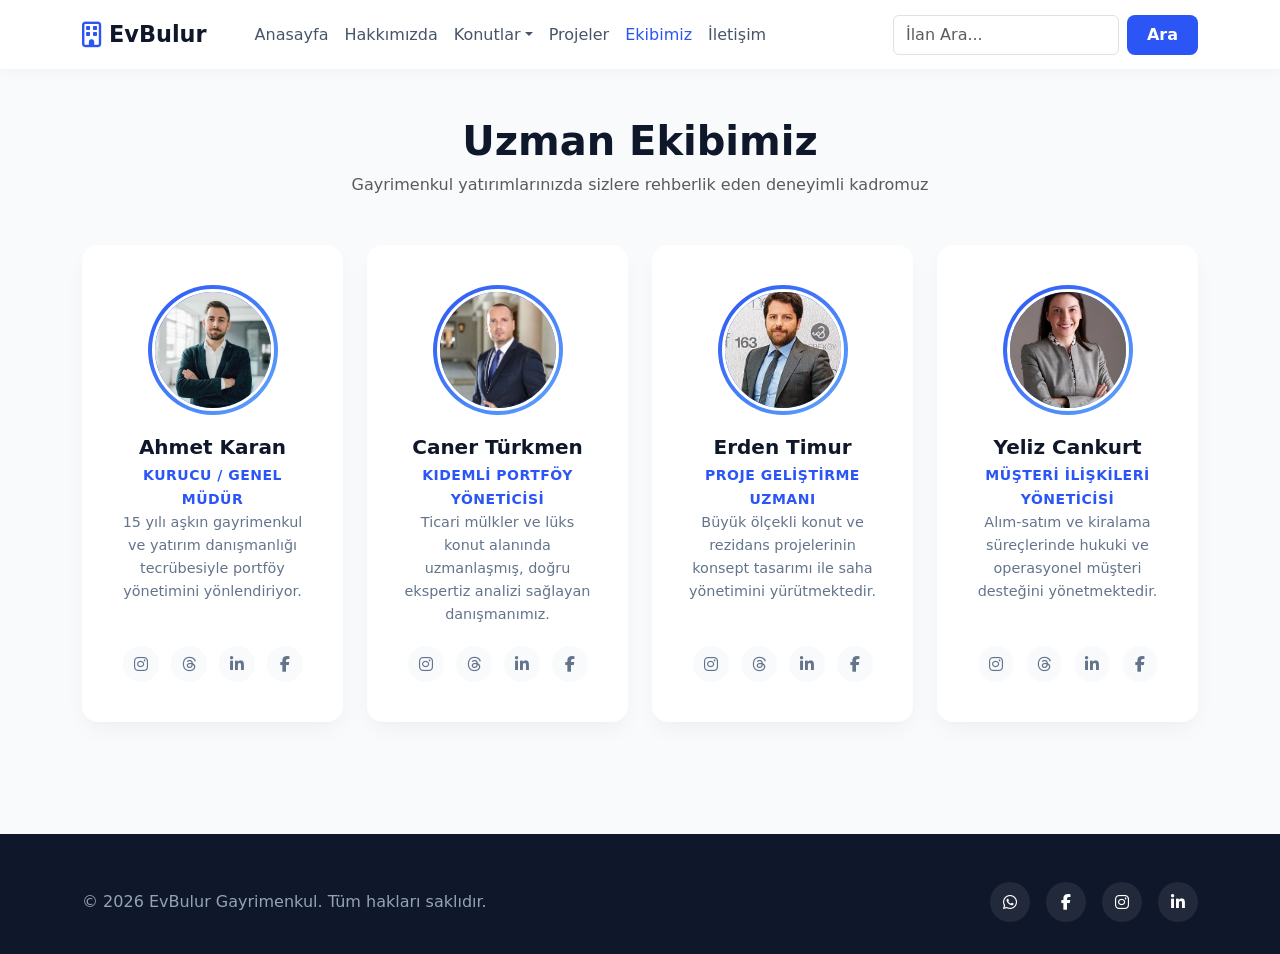
<file: team.html>
<!DOCTYPE html>
<html lang="tr">
<head>
    <meta charset="UTF-8">
    <meta name="viewport" content="width=device-width, initial-scale=1.0">
    <title>Ekibimiz - EvBulur</title>
    <link href="https://cdn.jsdelivr.net/npm/bootstrap@5.0.2/dist/css/bootstrap.min.css" rel="stylesheet" integrity="sha384-EVSTQN3/azprG1Anm3QDgpJLIm9Nao0Yz1ztcQTwFspd3yD65VohhpuuCOmLASjC" crossorigin="anonymous">
    <link rel="stylesheet" href="https://cdnjs.cloudflare.com/ajax/libs/font-awesome/6.4.0/css/all.min.css">
    <link rel="stylesheet" href="/Css/style.css">
</head>
<body>
  <nav class="navbar navbar-expand-lg navbar-light bg-white sticky-top">
      <div class="container">
        <a class="navbar-brand" href="index.html">
          <i class="fa-regular fa-building"></i> EvBulur
        </a>
        <button class="navbar-toggler" type="button" data-bs-toggle="collapse" data-bs-target="#navbarSupportedContent" aria-controls="navbarSupportedContent" aria-expanded="false" aria-label="Toggle navigation">
          <span class="navbar-toggler-icon"></span>
        </button>
        <div class="collapse navbar-collapse" id="navbarSupportedContent">
          <ul class="navbar-nav me-auto mb-2 mb-lg-0 ms-lg-4">
            <li class="nav-item">
              <a class="nav-link" href="index.html">Anasayfa</a>
            </li>
            <li class="nav-item">
              <a class="nav-link" href="about.html">Hakkımızda</a>
            </li>
            <li class="nav-item dropdown">
              <a class="nav-link dropdown-toggle" href="#" id="navbarDropdown" role="button" data-bs-toggle="dropdown" aria-expanded="false">Konutlar</a>
              <ul class="dropdown-menu border-0 shadow-sm" aria-labelledby="navbarDropdown">
                <li><a class="dropdown-item" href="residence.html">Rezidans</a></li>
                <li><a class="dropdown-item" href="villa.html">Villa</a></li>
                <li><hr class="dropdown-divider"></li>
                <li><a class="dropdown-item" href="apartment.html">Daire</a></li>
                <li><a class="dropdown-item" href="mansion.html">Köşk</a></li>
              </ul>
            </li>
            <li class="nav-item">
              <a class="nav-link" href="projects.html">Projeler</a>
            </li>
            <li class="nav-item">
              <a class="nav-link active" href="team.html">Ekibimiz</a>
            </li>
            <li class="nav-item">
              <a class="nav-link" href="contact.html">İletişim</a>
            </li>
          </ul>
          <form class="d-flex">
            <input class="form-control me-2" type="search" placeholder="İlan Ara..." aria-label="Search">
            <button class="btn btn-primary-custom" type="submit">Ara</button>
          </form>
        </div>
      </div>
    </nav>

    <main class="py-5">
      <div class="container">
        <div class="text-center mb-5">
          <h1 class="fw-bold">Uzman Ekibimiz</h1>
          <p class="text-muted">Gayrimenkul yatırımlarınızda sizlere rehberlik eden deneyimli kadromuz</p>
        </div>

        <div class="row g-4">
          <div class="col-xl-3 col-lg-4 col-md-6">
            <div class="card team-card text-center h-100">
              <div class="card-body d-flex flex-column justify-content-between">
                <div>
                  <div class="team-avatar-wrapper">
                    <img src="./img/ahmet.jpeg" alt="Ahmet Karan">
                  </div>
                  <h3 class="member-name">Ahmet Karan</h3>
                  <span class="member-role">Kurucu / Genel Müdür</span>
                  <p class="member-bio">
                    15 yılı aşkın gayrimenkul ve yatırım danışmanlığı tecrübesiyle portföy yönetimini yönlendiriyor.
                  </p>
                </div>
                <div class="team-socials">
                  <a href="#" aria-label="Instagram"><i class="fa-brands fa-instagram"></i></a>
                  <a href="#" aria-label="Threads"><i class="fa-brands fa-threads"></i></a>
                  <a href="#" aria-label="LinkedIn"><i class="fa-brands fa-linkedin-in"></i></a>
                  <a href="#" aria-label="Facebook"><i class="fa-brands fa-facebook-f"></i></a>
                </div>
              </div>
            </div>
          </div>

          <div class="col-xl-3 col-lg-4 col-md-6">
            <div class="card team-card text-center h-100">
              <div class="card-body d-flex flex-column justify-content-between">
                <div>
                  <div class="team-avatar-wrapper">
                    <img src="./img/caner.png" alt="Caner Türkmen">
                  </div>
                  <h3 class="member-name">Caner Türkmen</h3>
                  <span class="member-role">Kıdemli Portföy Yöneticisi</span>
                  <p class="member-bio">
                    Ticari mülkler ve lüks konut alanında uzmanlaşmış, doğru ekspertiz analizi sağlayan danışmanımız.
                  </p>
                </div>
                <div class="team-socials">
                  <a href="#" aria-label="Instagram"><i class="fa-brands fa-instagram"></i></a>
                  <a href="#" aria-label="Threads"><i class="fa-brands fa-threads"></i></a>
                  <a href="#" aria-label="LinkedIn"><i class="fa-brands fa-linkedin-in"></i></a>
                  <a href="#" aria-label="Facebook"><i class="fa-brands fa-facebook-f"></i></a>
                </div>
              </div>
            </div>
          </div>

          <div class="col-xl-3 col-lg-4 col-md-6">
            <div class="card team-card text-center h-100">
              <div class="card-body d-flex flex-column justify-content-between">
                <div>
                  <div class="team-avatar-wrapper">
                    <img src="./img/erden.jpg" alt="Erden Timur">
                  </div>
                  <h3 class="member-name">Erden Timur</h3>
                  <span class="member-role">Proje Geliştirme Uzmanı</span>
                  <p class="member-bio">
                    Büyük ölçekli konut ve rezidans projelerinin konsept tasarımı ile saha yönetimini yürütmektedir.
                  </p>
                </div>
                <div class="team-socials">
                  <a href="#" aria-label="Instagram"><i class="fa-brands fa-instagram"></i></a>
                  <a href="#" aria-label="Threads"><i class="fa-brands fa-threads"></i></a>
                  <a href="#" aria-label="LinkedIn"><i class="fa-brands fa-linkedin-in"></i></a>
                  <a href="#" aria-label="Facebook"><i class="fa-brands fa-facebook-f"></i></a>
                </div>
              </div>
            </div>
          </div>

          <div class="col-xl-3 col-lg-4 col-md-6">
            <div class="card team-card text-center h-100">
              <div class="card-body d-flex flex-column justify-content-between">
                <div>
                  <div class="team-avatar-wrapper">
                    <img src="./img/yeliz.jpg" alt="Yeliz Cankurt">
                  </div>
                  <h3 class="member-name">Yeliz Cankurt</h3>
                  <span class="member-role">Müşteri İlişkileri Yöneticisi</span>
                  <p class="member-bio">
                    Alım-satım ve kiralama süreçlerinde hukuki ve operasyonel müşteri desteğini yönetmektedir.
                  </p>
                </div>
                <div class="team-socials">
                  <a href="#" aria-label="Instagram"><i class="fa-brands fa-instagram"></i></a>
                  <a href="#" aria-label="Threads"><i class="fa-brands fa-threads"></i></a>
                  <a href="#" aria-label="LinkedIn"><i class="fa-brands fa-linkedin-in"></i></a>
                  <a href="#" aria-label="Facebook"><i class="fa-brands fa-facebook-f"></i></a>
                </div>
              </div>
            </div>
          </div>
        </div>
      </div>
    </main>

    <footer class="site-footer">
      <div class="container">
        <div class="row align-items-center gy-3">
          <div class="col-md-6 text-center text-md-start">
            <p class="mb-0">&copy; 2026 EvBulur Gayrimenkul. Tüm hakları saklıdır.</p>
          </div>
          <div class="col-md-6 d-flex justify-content-center justify-content-md-end">
            <div class="social-links">
              <a href="https://wa.me/905000000000" target="_blank" class="social-btn" aria-label="WhatsApp">
                <i class="fa-brands fa-whatsapp"></i>
              </a>
              <a href="#" class="social-btn" aria-label="Facebook">
                <i class="fa-brands fa-facebook-f"></i>
              </a>
              <a href="#" class="social-btn" aria-label="Instagram">
                <i class="fa-brands fa-instagram"></i>
              </a>
              <a href="#" class="social-btn" aria-label="LinkedIn">
                <i class="fa-brands fa-linkedin-in"></i>
              </a>
            </div>
          </div>
        </div>
      </div>
    </footer>

    <script src="https://cdn.jsdelivr.net/npm/bootstrap@5.0.2/dist/js/bootstrap.bundle.min.js" integrity="sha384-MrcW6ZMFYlzcLA8Nl+NtUVF0sA7MsXsP1UyJoMp4YLEuNSfAP+JcXn/tWtIaxVXM" crossorigin="anonymous"></script>
</body>
</html>
</file>
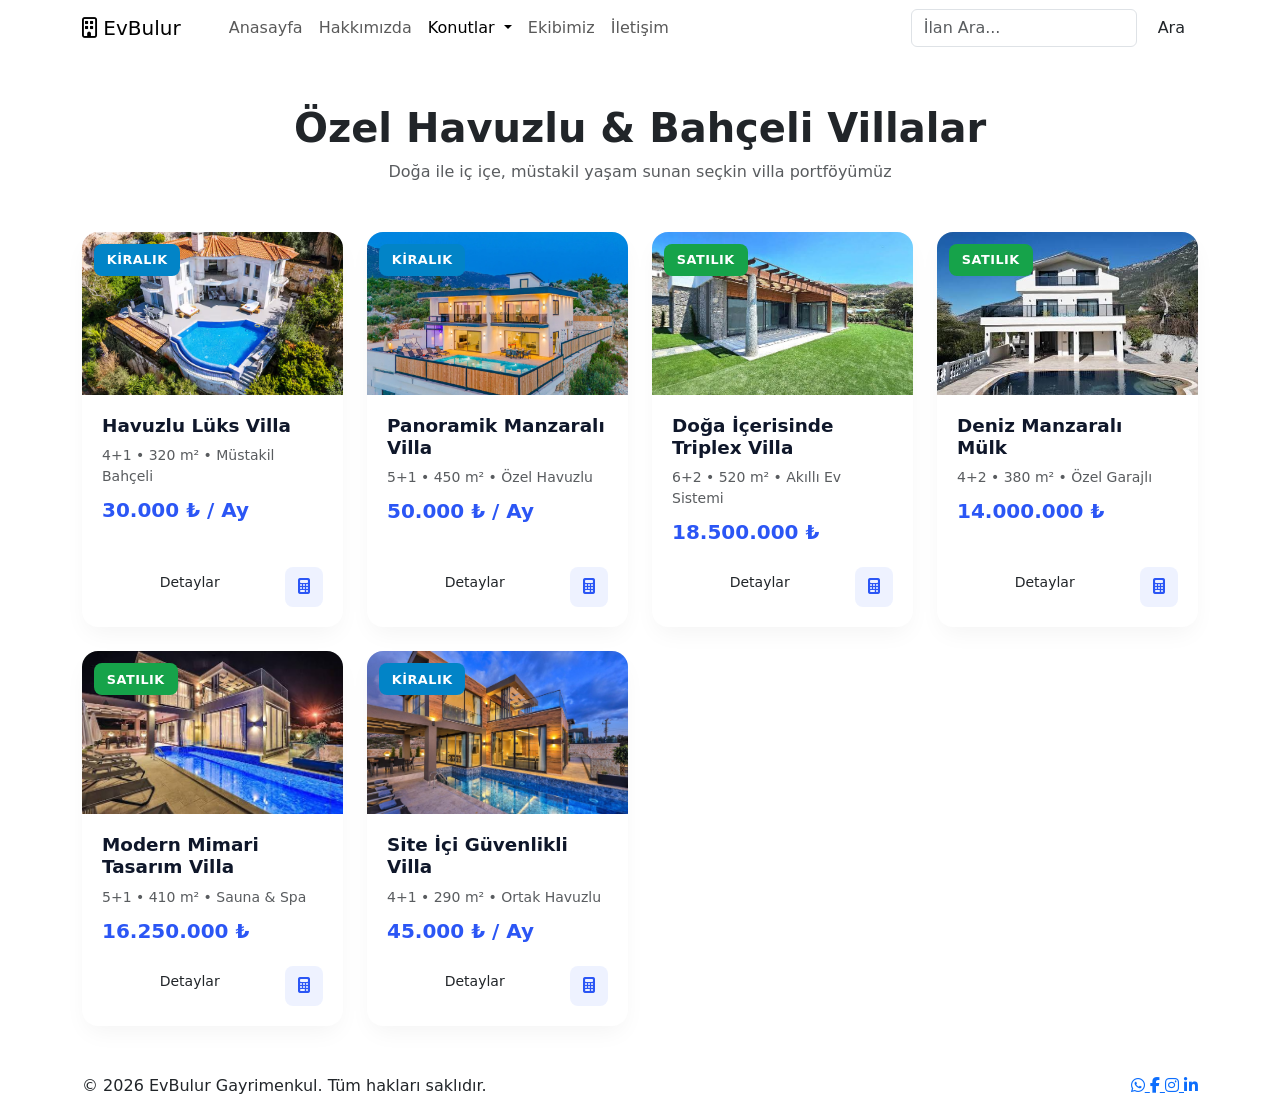
<file: villa.html>
<!DOCTYPE html>
<html lang="tr">
<head>
    <meta charset="UTF-8">
    <meta name="viewport" content="width=device-width, initial-scale=1.0">
    <title>Lüks Villalar - EvBulur</title>
    <link href="https://cdn.jsdelivr.net/npm/bootstrap@5.0.2/dist/css/bootstrap.min.css" rel="stylesheet" integrity="sha384-EVSTQN3/azprG1Anm3QDgpJLIm9Nao0Yz1ztcQTwFspd3yD65VohhpuuCOmLASjC" crossorigin="anonymous">
    <link rel="stylesheet" href="https://cdnjs.cloudflare.com/ajax/libs/font-awesome/6.4.0/css/all.min.css">
    <link rel="stylesheet" href="./Css/villa.css">
</head>
<body>

    <nav class="navbar navbar-expand-lg navbar-light bg-white sticky-top">
      <div class="container">
        <a class="navbar-brand" href="index.html">
          <i class="fa-regular fa-building"></i> EvBulur
        </a>
        <button class="navbar-toggler" type="button" data-bs-toggle="collapse" data-bs-target="#navbarSupportedContent" aria-controls="navbarSupportedContent" aria-expanded="false" aria-label="Toggle navigation">
          <span class="navbar-toggler-icon"></span>
        </button>
        <div class="collapse navbar-collapse" id="navbarSupportedContent">
          <ul class="navbar-nav me-auto mb-2 mb-lg-0 ms-lg-4">
            <li class="nav-item">
              <a class="nav-link" href="index.html">Anasayfa</a>
            </li>
            <li class="nav-item">
              <a class="nav-link" href="about.html">Hakkımızda</a>
            </li>
            <li class="nav-item dropdown">
              <a class="nav-link dropdown-toggle active" href="#" id="navbarDropdown" role="button" data-bs-toggle="dropdown" aria-expanded="false">
                Konutlar
              </a>
              <ul class="dropdown-menu border-0 shadow-sm" aria-labelledby="navbarDropdown">
                <li><a class="dropdown-item" href="residence.html">Rezidans</a></li>
                <li><a class="dropdown-item active" href="villa.html">Villa</a></li>
                <li><hr class="dropdown-divider"></li>
                <li><a class="dropdown-item" href="apartment.html">Daire</a></li>
                <li><a class="dropdown-item" href="mansion.html">Köşk</a></li>
              </ul>
            </li>
            <li class="nav-item">
              <a class="nav-link" href="team.html">Ekibimiz</a>
            </li>
            <li class="nav-item">
              <a class="nav-link" href="contact.html">İletişim</a>
            </li>
          </ul>
          <form class="d-flex">
            <input class="form-control me-2" type="search" placeholder="İlan Ara..." aria-label="Search">
            <button class="btn btn-primary-custom" type="submit">Ara</button>
          </form>
        </div>
      </div>
    </nav>

    <main class="py-5">
      <div class="container">
        <div class="text-center mb-5">
          <h1 class="fw-bold">Özel Havuzlu & Bahçeli Villalar</h1>
          <p class="text-muted">Doğa ile iç içe, müstakil yaşam sunan seçkin villa portföyümüz</p>
        </div>

        <div class="row g-4">
          
          <div class="col-xl-3 col-lg-4 col-md-6">
            <div class="card listing-card">
              <div class="listing-img-wrapper">
                <span class="badge-status badge-rent">Kiralık</span>
                <img src="/img/villa/villa1.avif" alt="Villa 1" class="gallery-thumb" data-full="/img/villa/villa1.avif">
              </div>
              <div class="listing-body">
                <div>
                  <h3 class="listing-title">Havuzlu Lüks Villa</h3>
                  <p class="text-muted small mb-2">4+1 • 320 m² • Müstakil Bahçeli</p>
                  <span class="listing-price">30.000 ₺ / Ay</span>
                </div>
                <div class="d-flex gap-2 mt-2">
                  <a href="#" class="btn btn-primary-custom flex-fill text-center btn-sm">Detaylar</a>
                  <button class="calc-btn-sm open-calc-modal" data-price="30000" title="Kredi Hesapla"><i class="fa-solid fa-calculator"></i></button>
                </div>
              </div>
            </div>
          </div>

          <div class="col-xl-3 col-lg-4 col-md-6">
            <div class="card listing-card">
              <div class="listing-img-wrapper">
                <span class="badge-status badge-rent">Kiralık</span>
                <img src="/img/villa/villa2.webp" alt="Villa 2" class="gallery-thumb" data-full="/img/villa/villa2.webp">
              </div>
              <div class="listing-body">
                <div>
                  <h3 class="listing-title">Panoramik Manzaralı Villa</h3>
                  <p class="text-muted small mb-2">5+1 • 450 m² • Özel Havuzlu</p>
                  <span class="listing-price">50.000 ₺ / Ay</span>
                </div>
                <div class="d-flex gap-2 mt-2">
                  <a href="#" class="btn btn-primary-custom flex-fill text-center btn-sm">Detaylar</a>
                  <button class="calc-btn-sm open-calc-modal" data-price="50000" title="Kredi Hesapla"><i class="fa-solid fa-calculator"></i></button>
                </div>
              </div>
            </div>
          </div>

          <div class="col-xl-3 col-lg-4 col-md-6">
            <div class="card listing-card">
              <div class="listing-img-wrapper">
                <span class="badge-status badge-sale">Satılık</span>
                <img src="/img/villa/villa3.jpg" alt="Villa 3" class="gallery-thumb" data-full="/img/villa/villa3.jpg">
              </div>
              <div class="listing-body">
                <div>
                  <h3 class="listing-title">Doğa İçerisinde Triplex Villa</h3>
                  <p class="text-muted small mb-2">6+2 • 520 m² • Akıllı Ev Sistemi</p>
                  <span class="listing-price">18.500.000 ₺</span>
                </div>
                <div class="d-flex gap-2 mt-2">
                  <a href="#" class="btn btn-primary-custom flex-fill text-center btn-sm">Detaylar</a>
                  <button class="calc-btn-sm open-calc-modal" data-price="18500000" title="Kredi Hesapla"><i class="fa-solid fa-calculator"></i></button>
                </div>
              </div>
            </div>
          </div>

          <div class="col-xl-3 col-lg-4 col-md-6">
            <div class="card listing-card">
              <div class="listing-img-wrapper">
                <span class="badge-status badge-sale">Satılık</span>
                <img src="/img/villa/villa4.jpg" alt="Villa 4" class="gallery-thumb" data-full="/img/villa/villa4.jpg">
              </div>
              <div class="listing-body">
                <div>
                  <h3 class="listing-title">Deniz Manzaralı Mülk</h3>
                  <p class="text-muted small mb-2">4+2 • 380 m² • Özel Garajlı</p>
                  <span class="listing-price">14.000.000 ₺</span>
                </div>
                <div class="d-flex gap-2 mt-2">
                  <a href="#" class="btn btn-primary-custom flex-fill text-center btn-sm">Detaylar</a>
                  <button class="calc-btn-sm open-calc-modal" data-price="14000000" title="Kredi Hesapla"><i class="fa-solid fa-calculator"></i></button>
                </div>
              </div>
            </div>
          </div>

          <div class="col-xl-3 col-lg-4 col-md-6">
            <div class="card listing-card">
              <div class="listing-img-wrapper">
                <span class="badge-status badge-sale">Satılık</span>
                <img src="/img/villa/villa5.jpg" alt="Villa 5" class="gallery-thumb" data-full="/img/villa/villa5.jpg">
              </div>
              <div class="listing-body">
                <div>
                  <h3 class="listing-title">Modern Mimari Tasarım Villa</h3>
                  <p class="text-muted small mb-2">5+1 • 410 m² • Sauna & Spa</p>
                  <span class="listing-price">16.250.000 ₺</span>
                </div>
                <div class="d-flex gap-2 mt-2">
                  <a href="#" class="btn btn-primary-custom flex-fill text-center btn-sm">Detaylar</a>
                  <button class="calc-btn-sm open-calc-modal" data-price="16250000" title="Kredi Hesapla"><i class="fa-solid fa-calculator"></i></button>
                </div>
              </div>
            </div>
          </div>

          <div class="col-xl-3 col-lg-4 col-md-6">
            <div class="card listing-card">
              <div class="listing-img-wrapper">
                <span class="badge-status badge-rent">Kiralık</span>
                <img src="/img/villa/villa6.jpg" alt="Villa 6" class="gallery-thumb" data-full="/img/villa/villa6.jpg">
              </div>
              <div class="listing-body">
                <div>
                  <h3 class="listing-title">Site İçi Güvenlikli Villa</h3>
                  <p class="text-muted small mb-2">4+1 • 290 m² • Ortak Havuzlu</p>
                  <span class="listing-price">45.000 ₺ / Ay</span>
                </div>
                <div class="d-flex gap-2 mt-2">
                  <a href="#" class="btn btn-primary-custom flex-fill text-center btn-sm">Detaylar</a>
                  <button class="calc-btn-sm open-calc-modal" data-price="45000" title="Kredi Hesapla"><i class="fa-solid fa-calculator"></i></button>
                </div>
              </div>
            </div>
          </div>

        </div>
      </div>
    </main>

    <footer class="site-footer">
      <div class="container">
        <div class="row align-items-center gy-3">
          <div class="col-md-6 text-center text-md-start">
            <p class="mb-0">&copy; 2026 EvBulur Gayrimenkul. Tüm hakları saklıdır.</p>
          </div>
          <div class="col-md-6 d-flex justify-content-center justify-content-md-end">
            <div class="social-links">
              <a href="https://wa.me/905000000000" target="_blank" class="social-btn" aria-label="WhatsApp">
                <i class="fa-brands fa-whatsapp"></i>
              </a>
              <a href="#" class="social-btn" aria-label="Facebook">
                <i class="fa-brands fa-facebook-f"></i>
              </a>
              <a href="#" class="social-btn" aria-label="Instagram">
                <i class="fa-brands fa-instagram"></i>
              </a>
              <a href="#" class="social-btn" aria-label="LinkedIn">
                <i class="fa-brands fa-linkedin-in"></i>
              </a>
            </div>
          </div>
        </div>
      </div>
    </footer>

    <script src="https://cdn.jsdelivr.net/npm/bootstrap@5.0.2/dist/js/bootstrap.bundle.min.js" integrity="sha384-MrcW6ZMFYlzcLA8Nl+NtUVF0sA7MsXsP1UyJoMp4YLEuNSfAP+JcXn/tWtIaxVXM" crossorigin="anonymous"></script>
    <script src="script.js"></script>
</body>
</html>
</file>
<file: Css/style.css>
:root {
  --primary-color: #2b56f5;
  --primary-hover: #1d40c7;
  --secondary-color: #0f172a;
  --whatsapp-color: #25d366;
  --whatsapp-hover: #1da851;
  --bg-light: #f8fafc;
  --card-shadow: 0 10px 25px -5px rgba(0, 0, 0, 0.05), 0 8px 10px -6px rgba(0, 0, 0, 0.01);
  --card-shadow-hover: 0 20px 25px -5px rgba(0, 0, 0, 0.1), 0 8px 10px -6px rgba(0, 0, 0, 0.04);
  --transition: all 0.3s cubic-bezier(0.4, 0, 0.2, 1);
}

body {
  font-family: 'Segoe UI', system-ui, -apple-system, sans-serif;
  background-color: var(--bg-light);
  color: var(--secondary-color);
}

.navbar {
  box-shadow: 0 2px 15px rgba(0, 0, 0, 0.04);
  padding: 0.8rem 1rem;
}

.navbar-brand {
  font-weight: 700;
  font-size: 1.4rem;
  color: var(--secondary-color) !important;
  display: flex;
  align-items: center;
  gap: 0.5rem;
}

.navbar-brand i {
  color: var(--primary-color) !important;
  font-size: 1.6rem;
}

.nav-link {
  font-weight: 500;
  color: #475569 !important;
  transition: var(--transition);
}

.nav-link:hover,
.nav-link.active {
  color: var(--primary-color) !important;
}

.carousel-item {
  height: 60vh;
  min-height: 400px;
  background-color: #000;
}

.carousel-item img {
  height: 100%;
  object-fit: cover;
  opacity: 0.85;
}

.carousel-caption {
  background: rgba(15, 23, 42, 0.65);
  backdrop-filter: blur(8px);
  padding: 1.5rem 2rem;
  border-radius: 12px;
  bottom: 3rem;
  border: 1px solid rgba(255, 255, 255, 0.1);
}

.carousel-caption h5 {
  font-size: 1.75rem;
  font-weight: 700;
}

.property-card {
  border: none;
  border-radius: 16px;
  overflow: hidden;
  box-shadow: var(--card-shadow);
  transition: var(--transition);
  background: #ffffff;
}

.property-card:hover {
  transform: translateY(-4px);
  box-shadow: var(--card-shadow-hover);
}

.property-card .img-fluid {
  height: 100%;
  min-height: 220px;
  object-fit: cover;
}

.property-card .card-body {
  padding: 1.5rem;
  display: flex;
  flex-direction: column;
  justify-content: space-between;
}

.property-card .price-tag {
  font-size: 1.35rem;
  font-weight: 700;
  color: var(--primary-color);
  margin-bottom: 1rem;
  display: inline-block;
}


.btn-primary-custom {
  background-color: var(--primary-color);
  color: #fff;
  border: none;
  font-weight: 600;
  padding: 0.5rem 1.25rem;
  border-radius: 8px;
  transition: var(--transition);
}

.btn-primary-custom:hover {
  background-color: var(--primary-hover);
  color: #fff;
}

.btn-whatsapp {
  background-color: var(--whatsapp-color);
  color: #fff;
  border: none;
  font-weight: 600;
  padding: 0.5rem 1.25rem;
  border-radius: 8px;
  display: inline-flex;
  align-items: center;
  gap: 0.5rem;
  transition: var(--transition);
}

.btn-whatsapp:hover {
  background-color: var(--whatsapp-hover);
  color: #fff;
}


.site-footer {
  background-color: var(--secondary-color);
  color: #94a3b8;
  padding: 3rem 0 2rem;
  margin-top: 4rem;
}

.site-footer a {
  color: #e2e8f0;
  text-decoration: none;
  transition: var(--transition);
}

.site-footer a:hover {
  color: var(--primary-color);
}

.social-links {
  display: flex;
  gap: 1rem;
}

.social-btn {
  width: 40px;
  height: 40px;
  border-radius: 50%;
  background: rgba(255, 255, 255, 0.08);
  display: inline-flex;
  align-items: center;
  justify-content: center;
  color: #fff !important;
  transition: var(--transition);
}

.social-btn:hover {
  background: var(--primary-color);
  transform: translateY(-2px);
}

.about-section {
  padding: 4rem 0;
}

.about-row {
  background: #ffffff;
  border-radius: 16px;
  padding: 2rem;
  box-shadow: var(--card-shadow);
  transition: var(--transition);
  border: 1px solid rgba(226, 232, 240, 0.8);
}

.about-row:hover {
  box-shadow: var(--card-shadow-hover);
  transform: translateY(-3px);
}

.about-img {
  position: relative;
  overflow: hidden;
  border-radius: 12px;
  box-shadow: 0 4px 12px rgba(0, 0, 0, 0.08);
}

.about-img img {
  width: 100%;
  height: 280px;
  object-fit: cover;
  transition: var(--transition);
}

.about-row:hover .about-img img {
  transform: scale(1.04);
}

.about-text h2 {
  font-weight: 700;
  color: var(--secondary-color);
  font-size: 1.8rem;
  margin-bottom: 1rem;
  position: relative;
  padding-bottom: 0.5rem;
}

.about-text h2::after {
  content: '';
  position: absolute;
  left: 0;
  bottom: 0;
  width: 50px;
  height: 3px;
  background-color: var(--primary-color);
  border-radius: 2px;
}

.about-text p {
  color: #64748b;
  line-height: 1.7;
  font-size: 0.98rem;
  margin-bottom: 1.5rem;
}

@media (min-width: 992px) {
  .about-row:nth-child(even) {
    flex-direction: row-reverse;
  }
}


.team-card {
  border: none;
  border-radius: 16px;
  background: #ffffff;
  box-shadow: var(--card-shadow);
  transition: var(--transition);
  padding: 1.5rem 1rem;
}

.team-card:hover {
  transform: translateY(-6px);
  box-shadow: var(--card-shadow-hover);
}

.team-avatar-wrapper {
  width: 130px;
  height: 130px;
  margin: 0 auto 1.25rem auto;
  position: relative;
  border-radius: 50%;
  padding: 4px;
  background: linear-gradient(135deg, var(--primary-color), #60a5fa);
}

.team-avatar-wrapper img {
  width: 100%;
  height: 100%;
  object-fit: cover;
  border-radius: 50%;
  border: 3px solid #ffffff;
}

.team-card .member-name {
  font-size: 1.25rem;
  font-weight: 700;
  color: var(--secondary-color);
  margin-bottom: 0.25rem;
}

.team-card .member-role {
  font-size: 0.875rem;
  font-weight: 600;
  color: var(--primary-color);
  margin-bottom: 1rem;
  text-transform: uppercase;
  letter-spacing: 0.5px;
}

.team-card .member-bio {
  font-size: 0.9rem;
  color: #64748b;
  line-height: 1.6;
  margin-bottom: 1.25rem;
}

.team-socials {
  display: flex;
  justify-content: center;
  gap: 0.75rem;
  margin-bottom: 0;
  padding: 0;
  list-style: none;
}

.team-socials a {
  width: 36px;
  height: 36px;
  border-radius: 50%;
  background-color: var(--bg-light);
  color: #64748b;
  display: inline-flex;
  align-items: center;
  justify-content: center;
  transition: var(--transition);
  text-decoration: none;
}

.team-socials a:hover {
  background-color: var(--primary-color);
  color: #ffffff;
  transform: translateY(-2px);
}

.contact-info-card {
  background: #ffffff;
  border-radius: 16px;
  padding: 1.75rem;
  box-shadow: var(--card-shadow);
  transition: var(--transition);
  height: 100%;
  display: flex;
  align-items: flex-start;
  gap: 1.25rem;
}

.contact-info-card:hover {
  transform: translateY(-4px);
  box-shadow: var(--card-shadow-hover);
}

.contact-icon-box {
  width: 52px;
  height: 52px;
  border-radius: 12px;
  background-color: rgba(43, 86, 245, 0.1);
  color: var(--primary-color);
  display: flex;
  align-items: center;
  justify-content: center;
  font-size: 1.35rem;
  flex-shrink: 0;
}

.contact-info-content h5 {
  font-size: 1.1rem;
  font-weight: 700;
  color: var(--secondary-color);
  margin-bottom: 0.35rem;
}

.contact-info-content p {
  color: #64748b;
  font-size: 0.95rem;
  margin-bottom: 0;
  line-height: 1.5;
}

.contact-form-wrapper {
  background: #ffffff;
  border-radius: 20px;
  padding: 2.5rem;
  box-shadow: var(--card-shadow);
}

.contact-form-wrapper .form-label {
  font-weight: 600;
  color: var(--secondary-color);
  font-size: 0.9rem;
  margin-bottom: 0.5rem;
}

.contact-form-wrapper .form-control {
  border-radius: 10px;
  padding: 0.75rem 1rem;
  border: 1px solid #cbd5e1;
  font-size: 0.95rem;
  transition: var(--transition);
}

.contact-form-wrapper .form-control:focus {
  border-color: var(--primary-color);
  box-shadow: 0 0 0 4px rgba(43, 86, 245, 0.15);
}

.map-container {
  border-radius: 16px;
  overflow: hidden;
  box-shadow: var(--card-shadow);
  height: 100%;
  min-height: 350px;
}

.map-container iframe {
  width: 100%;
  height: 100%;
  min-height: 350px;
  border: 0;
}
</file>
<file: Css/apartment.css>
.listing-card {
  border: none;
  border-radius: 16px;
  background: #ffffff;
  box-shadow: var(--card-shadow, 0 10px 25px -5px rgba(0, 0, 0, 0.05));
  transition: var(--transition, all 0.3s cubic-bezier(0.4, 0, 0.2, 1));
  overflow: hidden;
  height: 100%;
  display: flex;
  flex-direction: column;
}

.listing-card:hover {
  transform: translateY(-6px);
  box-shadow: var(--card-shadow-hover, 0 20px 25px -5px rgba(0, 0, 0, 0.1));
}

.listing-img-wrapper {
  position: relative;
  width: 100%;
  aspect-ratio: 16 / 10; 
  overflow: hidden;
  background-color: #f1f5f9;
}

.listing-img-wrapper img {
  position: absolute;
  top: 0;
  left: 0;
  width: 100%;
  height: 100%;
  object-fit: cover; 
  transition: var(--transition, all 0.3s cubic-bezier(0.4, 0, 0.2, 1));
  cursor: pointer;
}

.listing-card:hover .listing-img-wrapper img {
  transform: scale(1.05);
}

.badge-status {
  position: absolute;
  top: 12px;
  left: 12px;
  z-index: 2;
  padding: 0.4rem 0.8rem;
  border-radius: 8px;
  font-weight: 600;
  font-size: 0.8rem;
  text-transform: uppercase;
  letter-spacing: 0.5px;
}

.badge-rent {
  background-color: #0284c7;
  color: #ffffff;
}

.badge-sale {
  background-color: #16a34a;
  color: #ffffff;
}

.listing-body {
  padding: 1.25rem;
  display: flex;
  flex-direction: column;
  justify-content: space-between;
  flex-grow: 1;
}

.listing-title {
  font-size: 1.15rem;
  font-weight: 700;
  color: var(--secondary-color, #0f172a);
  margin-bottom: 0.5rem;
}

.listing-price {
  font-size: 1.25rem;
  font-weight: 700;
  color: var(--primary-color, #2b56f5);
  display: block;
  margin-bottom: 0.75rem;
}

.calc-btn-sm {
  background: rgba(43, 86, 245, 0.08);
  color: var(--primary-color, #2b56f5);
  border: none;
  font-weight: 600;
  border-radius: 8px;
  padding: 0.5rem 0.8rem;
  transition: var(--transition, all 0.3s cubic-bezier(0.4, 0, 0.2, 1));
}

.calc-btn-sm:hover {
  background: var(--primary-color, #2b56f5);
  color: #ffffff;
}
</file>
<file: Css/mansion.css>
.listing-card {
  border: none;
  border-radius: 16px;
  background: #ffffff;
  box-shadow: var(--card-shadow, 0 10px 25px -5px rgba(0, 0, 0, 0.05));
  transition: var(--transition, all 0.3s cubic-bezier(0.4, 0, 0.2, 1));
  overflow: hidden;
  height: 100%;
  display: flex;
  flex-direction: column;
}

.listing-card:hover {
  transform: translateY(-6px);
  box-shadow: var(--card-shadow-hover, 0 20px 25px -5px rgba(0, 0, 0, 0.1));
}

.listing-img-wrapper {
  position: relative;
  width: 100%;
  aspect-ratio: 16 / 10;
  overflow: hidden;
  background-color: #f1f5f9;
}

.listing-img-wrapper img {
  position: absolute;
  top: 0;
  left: 0;
  width: 100%;
  height: 100%;
  object-fit: cover;
  transition: var(--transition, all 0.3s cubic-bezier(0.4, 0, 0.2, 1));
  cursor: pointer;
}

.listing-card:hover .listing-img-wrapper img {
  transform: scale(1.05);
}

.badge-status {
  position: absolute;
  top: 12px;
  left: 12px;
  z-index: 2;
  padding: 0.4rem 0.8rem;
  border-radius: 8px;
  font-weight: 600;
  font-size: 0.8rem;
  text-transform: uppercase;
  letter-spacing: 0.5px;
}

.badge-rent {
  background-color: #0284c7;
  color: #ffffff;
}

.badge-sale {
  background-color: #16a34a;
  color: #ffffff;
}

.listing-body {
  padding: 1.25rem;
  display: flex;
  flex-direction: column;
  justify-content: space-between;
  flex-grow: 1;
}

.listing-title {
  font-size: 1.15rem;
  font-weight: 700;
  color: var(--secondary-color, #0f172a);
  margin-bottom: 0.5rem;
}

.listing-price {
  font-size: 1.25rem;
  font-weight: 700;
  color: var(--primary-color, #2b56f5);
  display: block;
  margin-bottom: 0.75rem;
}

.calc-btn-sm {
  background: rgba(43, 86, 245, 0.08);
  color: var(--primary-color, #2b56f5);
  border: none;
  font-weight: 600;
  border-radius: 8px;
  padding: 0.5rem 0.8rem;
  transition: var(--transition, all 0.3s cubic-bezier(0.4, 0, 0.2, 1));
}

.calc-btn-sm:hover {
  background: var(--primary-color, #2b56f5);
  color: #ffffff;
}
</file>
<file: Css/residence.css>
.listing-card {
  border: none;
  border-radius: 16px;
  background: #ffffff;
  box-shadow: var(--card-shadow, 0 10px 25px -5px rgba(0, 0, 0, 0.05));
  transition: var(--transition, all 0.3s cubic-bezier(0.4, 0, 0.2, 1));
  overflow: hidden;
  height: 100%;
  display: flex;
  flex-direction: column;
}

.listing-card:hover {
  transform: translateY(-6px);
  box-shadow: var(--card-shadow-hover, 0 20px 25px -5px rgba(0, 0, 0, 0.1));
}

.listing-img-wrapper {
  position: relative;
  width: 100%;
  aspect-ratio: 16 / 10;
  overflow: hidden;
  background-color: #f1f5f9;
}

.listing-img-wrapper img {
  position: absolute;
  top: 0;
  left: 0;
  width: 100%;
  height: 100%;
  object-fit: cover;
  transition: var(--transition, all 0.3s cubic-bezier(0.4, 0, 0.2, 1));
  cursor: pointer;
}

.listing-card:hover .listing-img-wrapper img {
  transform: scale(1.05);
}

.badge-status {
  position: absolute;
  top: 12px;
  left: 12px;
  z-index: 2;
  padding: 0.4rem 0.8rem;
  border-radius: 8px;
  font-weight: 600;
  font-size: 0.8rem;
  text-transform: uppercase;
  letter-spacing: 0.5px;
}

.badge-rent {
  background-color: #0284c7;
  color: #ffffff;
}

.badge-sale {
  background-color: #16a34a;
  color: #ffffff;
}

.listing-body {
  padding: 1.25rem;
  display: flex;
  flex-direction: column;
  justify-content: space-between;
  flex-grow: 1;
}

.listing-title {
  font-size: 1.15rem;
  font-weight: 700;
  color: var(--secondary-color, #0f172a);
  margin-bottom: 0.5rem;
}

.listing-price {
  font-size: 1.25rem;
  font-weight: 700;
  color: var(--primary-color, #2b56f5);
  display: block;
  margin-bottom: 0.75rem;
}

.calc-btn-sm {
  background: rgba(43, 86, 245, 0.08);
  color: var(--primary-color, #2b56f5);
  border: none;
  font-weight: 600;
  border-radius: 8px;
  padding: 0.5rem 0.8rem;
  transition: var(--transition, all 0.3s cubic-bezier(0.4, 0, 0.2, 1));
}

.calc-btn-sm:hover {
  background: var(--primary-color, #2b56f5);
  color: #ffffff;
}
</file>
<file: Css/villa.css>
.listing-card {
  border: none;
  border-radius: 16px;
  background: #ffffff;
  box-shadow: var(--card-shadow, 0 10px 25px -5px rgba(0, 0, 0, 0.05));
  transition: var(--transition, all 0.3s cubic-bezier(0.4, 0, 0.2, 1));
  overflow: hidden;
  height: 100%;
  display: flex;
  flex-direction: column;
}

.listing-card:hover {
  transform: translateY(-6px);
  box-shadow: var(--card-shadow-hover, 0 20px 25px -5px rgba(0, 0, 0, 0.1));
}

.listing-img-wrapper {
  position: relative;
  width: 100%;
  aspect-ratio: 16 / 10;
  overflow: hidden;
  background-color: #f1f5f9;
}

.listing-img-wrapper img {
  position: absolute;
  top: 0;
  left: 0;
  width: 100%;
  height: 100%;
  object-fit: cover;
  transition: var(--transition, all 0.3s cubic-bezier(0.4, 0, 0.2, 1));
  cursor: pointer;
}

.listing-card:hover .listing-img-wrapper img {
  transform: scale(1.05);
}

.badge-status {
  position: absolute;
  top: 12px;
  left: 12px;
  z-index: 2;
  padding: 0.4rem 0.8rem;
  border-radius: 8px;
  font-weight: 600;
  font-size: 0.8rem;
  text-transform: uppercase;
  letter-spacing: 0.5px;
}

.badge-rent {
  background-color: #0284c7;
  color: #ffffff;
}

.badge-sale {
  background-color: #16a34a;
  color: #ffffff;
}

.listing-body {
  padding: 1.25rem;
  display: flex;
  flex-direction: column;
  justify-content: space-between;
  flex-grow: 1;
}

.listing-title {
  font-size: 1.15rem;
  font-weight: 700;
  color: var(--secondary-color, #0f172a);
  margin-bottom: 0.5rem;
}

.listing-price {
  font-size: 1.25rem;
  font-weight: 700;
  color: var(--primary-color, #2b56f5);
  display: block;
  margin-bottom: 0.75rem;
}

.calc-btn-sm {
  background: rgba(43, 86, 245, 0.08);
  color: var(--primary-color, #2b56f5);
  border: none;
  font-weight: 600;
  border-radius: 8px;
  padding: 0.5rem 0.8rem;
  transition: var(--transition, all 0.3s cubic-bezier(0.4, 0, 0.2, 1));
}

.calc-btn-sm:hover {
  background: var(--primary-color, #2b56f5);
  color: #ffffff;
}
</file>
